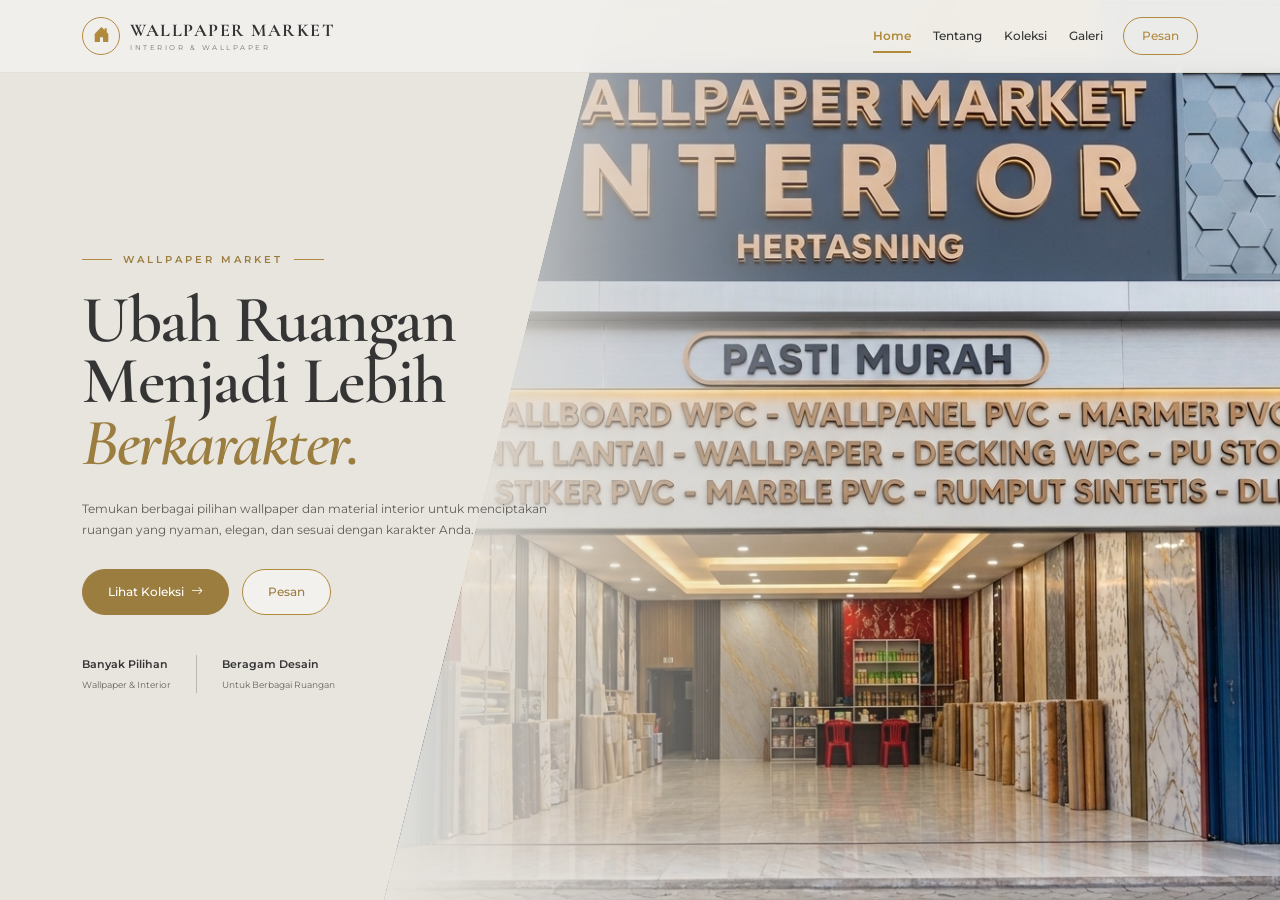
<file: index.html>
<!DOCTYPE html>
<html lang="id">

<head>

    <meta charset="UTF-8">

    <meta name="viewport"
          content="width=device-width, initial-scale=1.0">

    <title>Wallpaper Market | Home</title>


    <!-- BOOTSTRAP -->

    <link
        href="https://cdn.jsdelivr.net/npm/bootstrap@5.3.3/dist/css/bootstrap.min.css"
        rel="stylesheet">


    <!-- BOOTSTRAP ICON -->

    <link
        href="https://cdn.jsdelivr.net/npm/bootstrap-icons@1.11.3/font/bootstrap-icons.min.css"
        rel="stylesheet">


    <!-- GOOGLE FONT -->

    <link rel="preconnect"
          href="https://fonts.googleapis.com">

    <link rel="preconnect"
          href="https://fonts.gstatic.com"
          crossorigin>

    <link
        href="https://fonts.googleapis.com/css2?family=Cormorant+Garamond:wght@500;600;700&family=Montserrat:wght@300;400;500;600&display=swap"
        rel="stylesheet">


    <!-- CSS KAMU -->

    <link rel="stylesheet" href="style.css">

</head>


<body>


    <!-- ================= NAVBAR ================= -->

    <nav class="navbar navbar-expand-lg home-navbar">

        <div class="container">


            <!-- LOGO -->

            <a
                href="index.html"
                class="market-logo">

                <span class="logo-icon">

                    <i class="bi bi-house-door-fill"></i>

                </span>


                <span class="logo-text">

                    <strong>
                        WALLPAPER MARKET
                    </strong>

                    <small>
                        INTERIOR & WALLPAPER
                    </small>

                </span>

            </a>



            <!-- MENU MOBILE -->

            <button
                class="navbar-toggler"
                type="button"
                data-bs-toggle="collapse"
                data-bs-target="#menuNavbar"
                aria-controls="menuNavbar"
                aria-expanded="false"
                aria-label="Toggle navigation">

                <i class="bi bi-list"></i>

            </button>



            <!-- MENU -->

            <div
                class="collapse navbar-collapse"
                id="menuNavbar">

                <ul class="navbar-nav ms-auto align-items-lg-center">


                    <!-- HOME -->

                    <li class="nav-item">

                        <a
                            class="nav-link active"
                            href="index.html">

                            Home

                        </a>

                    </li>


                    <!-- TENTANG -->

                    <li class="nav-item">

                        <a
                            class="nav-link"
                            href="tentang.html">

                            Tentang

                        </a>

                    </li>


                    <!-- KOLEKSI -->

                    <li class="nav-item">

                        <a
                            class="nav-link"
                            href="koleksi.html">

                            Koleksi

                        </a>

                    </li>


                    <!-- GALERI -->

                    <li class="nav-item">

                        <a
                            class="nav-link"
                            href="galeri.html">

                            Galeri

                        </a>

                    </li>


                    <!-- PESAN -->

                    <li class="nav-item">

                        <a
                            class="nav-link nav-pesan"
                            href="pesan.html">

                            Pesan

                        </a>

                    </li>

                </ul>

            </div>

        </div>

    </nav>



    <!-- ================= HERO ================= -->

    <main class="home-hero">


        <!-- FOTO HERTASNING -->

        <div class="hero-background-photo"></div>


        <!-- FADE ABU-CREAM -->

        <div class="hero-photo-overlay"></div>



        <div class="container hero-container">

            <div class="row min-vh-100 align-items-center">


                <div class="col-12 col-lg-7">

                    <div class="hero-content">


                        <!-- LABEL -->

                        <div class="hero-label">

                            <span></span>

                            WALLPAPER MARKET

                            <span></span>

                        </div>



                        <!-- JUDUL -->

                        <h1>

                            Ubah Ruangan
                            <br>

                            Menjadi Lebih
                            <br>

                            <span>Berkarakter.</span>

                        </h1>



                        <!-- DESKRIPSI -->

                        <p class="hero-description">

                            Temukan berbagai pilihan wallpaper dan
                            material interior untuk menciptakan ruangan
                            yang nyaman, elegan, dan sesuai dengan
                            karakter Anda.

                        </p>



                        <!-- BUTTON -->

                        <div class="hero-buttons">


                            <a
                                href="koleksi.html"
                                class="btn hero-btn-primary">

                                Lihat Koleksi

                                <i class="bi bi-arrow-right"></i>

                            </a>



                            <a
                                href="pesan.html"
                                class="btn hero-btn-outline">

                                Pesan
                            </a>


                        </div>



                        <!-- INFO -->

                        <div class="hero-info">


                            <div>

                                <strong>
                                    Banyak Pilihan
                                </strong>

                                <small>
                                    Wallpaper & Interior
                                </small>

                            </div>



                            <div class="hero-divider"></div>



                            <div>

                                <strong>
                                    Beragam Desain
                                </strong>

                                <small>
                                    Untuk Berbagai Ruangan
                                </small>

                            </div>


                        </div>

                    </div>

                </div>


                <div class="col-lg-5"></div>

            </div>

        </div>

    </main>



    <!-- ================= BOOTSTRAP JS ================= -->

    <script
        src="https://cdn.jsdelivr.net/npm/bootstrap@5.3.3/dist/js/bootstrap.bundle.min.js">
    </script>



    <!-- JQUERY -->

    <script
        src="https://code.jquery.com/jquery-3.7.1.min.js">
    </script>



    <!-- SCRIPT KAMU -->

    <script src="script.js"></script>


</body>

</html>
</file>
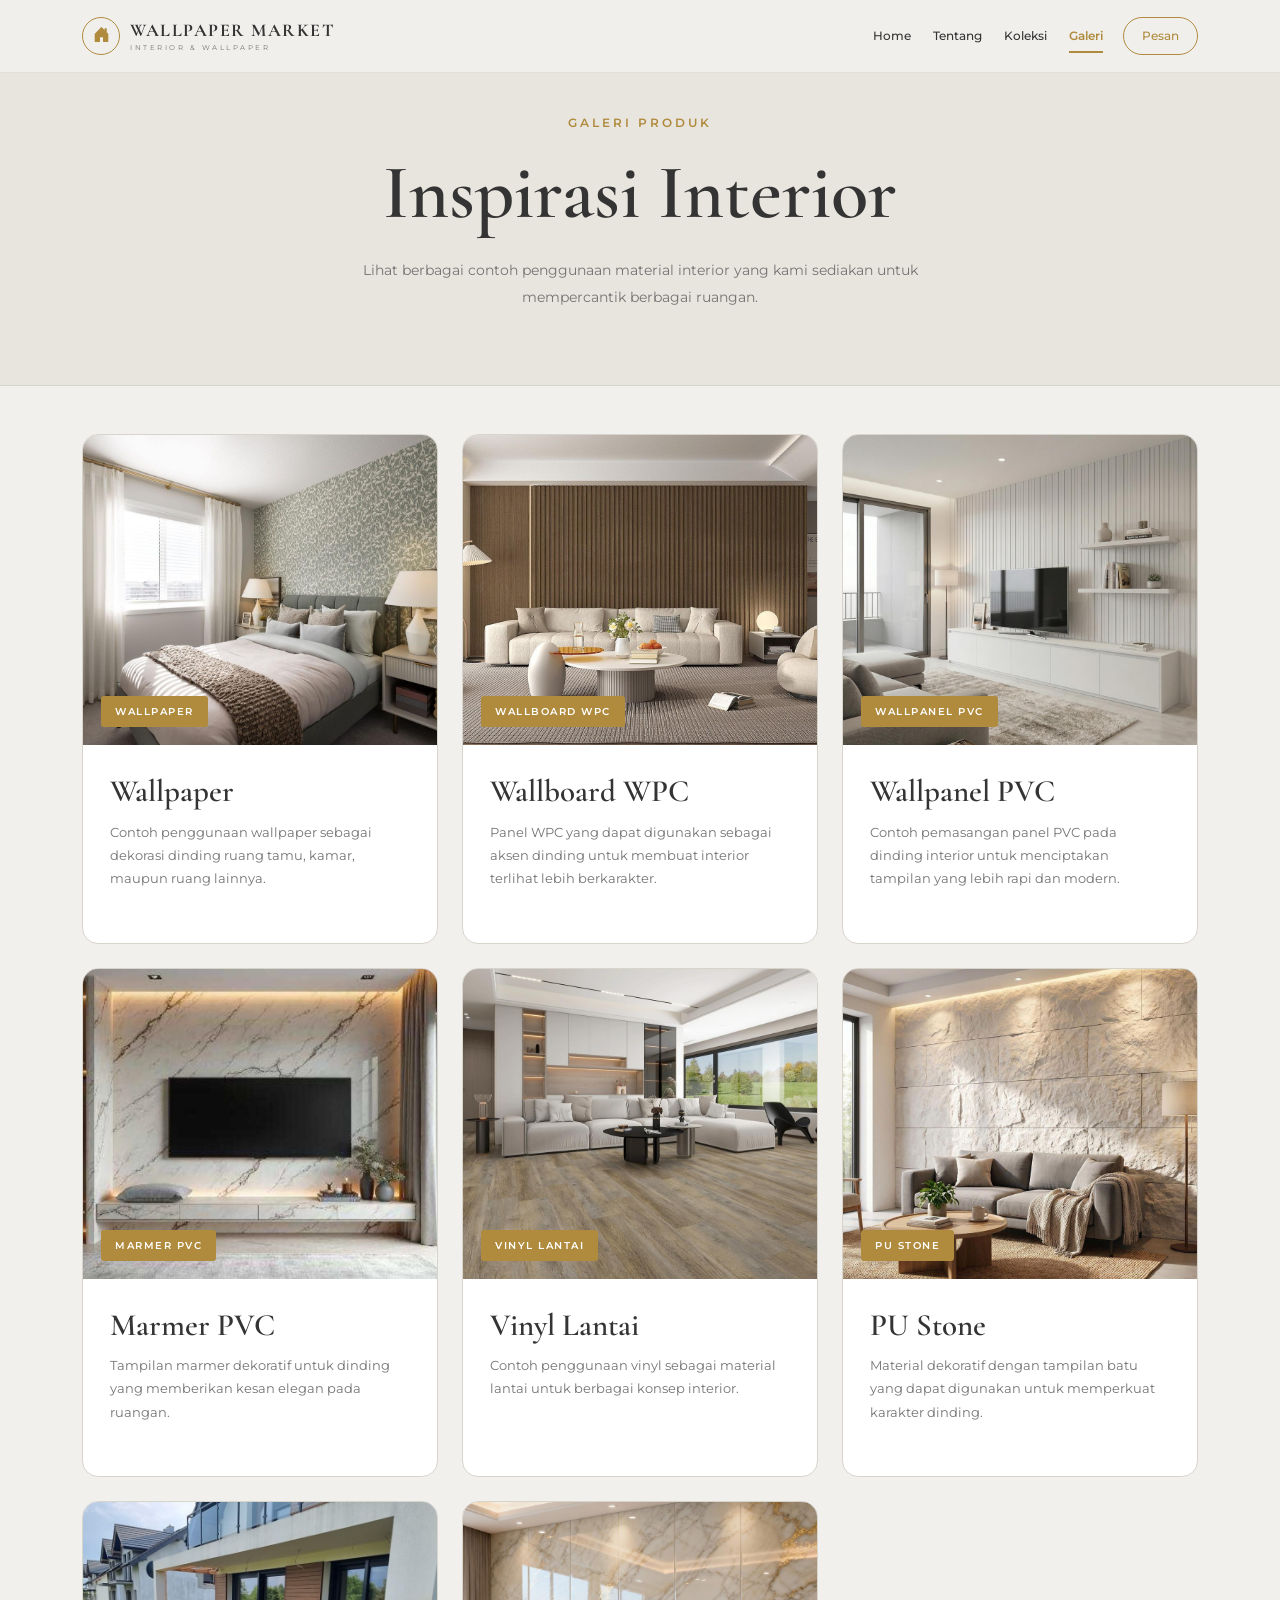
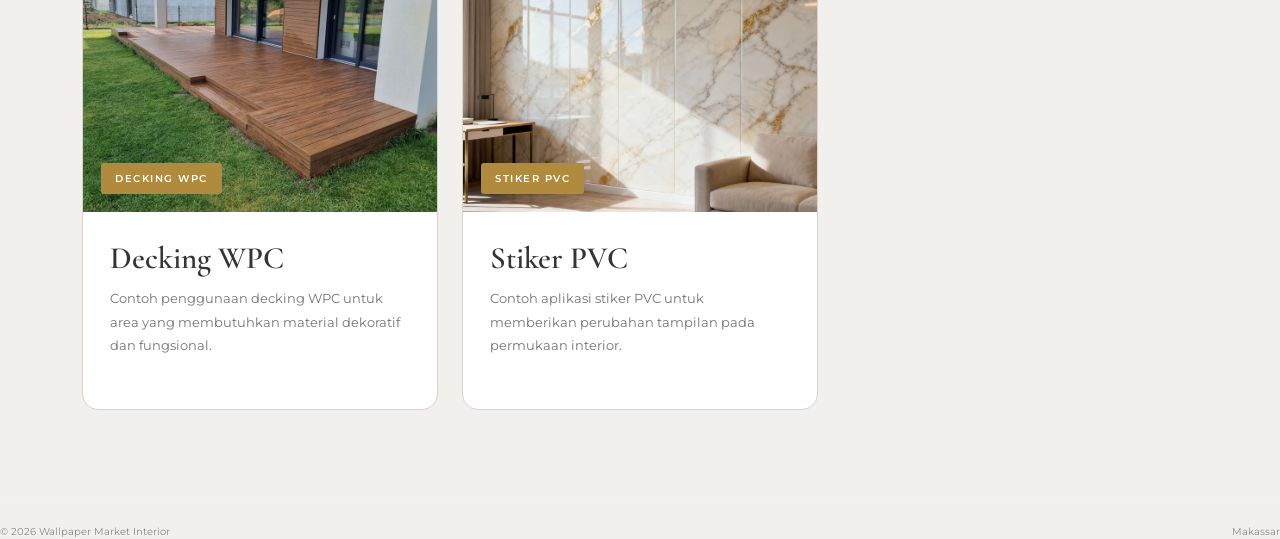
<file: galeri.html>
<!DOCTYPE html>
<html lang="id">

<head>

    <meta charset="UTF-8">

    <meta name="viewport"
          content="width=device-width, initial-scale=1.0">

    <title>Wallpaper Market | Galeri</title>


    <!-- ================= BOOTSTRAP ================= -->

    <link
        href="https://cdn.jsdelivr.net/npm/bootstrap@5.3.3/dist/css/bootstrap.min.css"
        rel="stylesheet">


    <!-- ================= BOOTSTRAP ICON ================= -->

    <link
        href="https://cdn.jsdelivr.net/npm/bootstrap-icons@1.11.3/font/bootstrap-icons.min.css"
        rel="stylesheet">


    <!-- ================= GOOGLE FONT ================= -->

    <link
        href="https://fonts.googleapis.com/css2?family=Cormorant+Garamond:wght@500;600;700&family=Montserrat:wght@300;400;500;600&display=swap"
        rel="stylesheet">


    <!-- ================= CSS ================= -->

    <link rel="stylesheet" href="style.css">

</head>


<body>


<!-- =====================================================
     NAVBAR
===================================================== -->

<nav class="navbar navbar-expand-lg home-navbar">

    <div class="container">


        <!-- LOGO -->

        <a
            href="index.html"
            class="market-logo">

            <span class="logo-icon">

                <i class="bi bi-house-door-fill"></i>

            </span>


            <span class="logo-text">

                <strong>
                    WALLPAPER MARKET
                </strong>

                <small>
                    INTERIOR & WALLPAPER
                </small>

            </span>

        </a>



        <!-- MENU MOBILE -->

        <button
            class="navbar-toggler"
            type="button"
            data-bs-toggle="collapse"
            data-bs-target="#menuNavbar"
            aria-controls="menuNavbar"
            aria-expanded="false"
            aria-label="Toggle navigation">

            <i class="bi bi-list"></i>

        </button>



        <!-- MENU -->

        <div
            class="collapse navbar-collapse"
            id="menuNavbar">

            <ul class="navbar-nav ms-auto align-items-lg-center">


                <!-- HOME -->

                <li class="nav-item">

                    <a
                        class="nav-link"
                        href="index.html">

                        Home

                    </a>

                </li>


                <!-- TENTANG -->

                <li class="nav-item">

                    <a
                        class="nav-link"
                        href="tentang.html">

                        Tentang

                    </a>

                </li>


                <!-- KOLEKSI -->

                <li class="nav-item">

                    <a
                        class="nav-link"
                        href="koleksi.html">

                        Koleksi

                    </a>

                </li>


                <!-- GALERI AKTIF -->

                <li class="nav-item">

                    <a
                        class="nav-link active"
                        href="galeri.html">

                        Galeri

                    </a>

                </li>


                <!-- PESAN -->

                <li class="nav-item">

                    <a
                        class="nav-link nav-pesan"
                        href="pesan.html">

                        Pesan

                    </a>

                </li>

            </ul>

        </div>

    </div>

</nav>



<!-- =====================================================
     HEADER
===================================================== -->

<section class="gallery-header">

    <div class="container text-center">

        <span class="gallery-label">
            GALERI PRODUK
        </span>

        <h1>
            Inspirasi Interior
        </h1>

        <p>
            Lihat berbagai contoh penggunaan material interior
            yang kami sediakan untuk mempercantik berbagai ruangan.
        </p>

    </div>

</section>



<!-- =====================================================
     GALERI
===================================================== -->

<section class="gallery-section py-5">

    <div class="container">

        <div class="row g-4">


            <!-- WALLPAPER -->

            <div class="col-md-6 col-lg-4">

                <div class="gallery-card h-100">

                    <div class="gallery-image">

                        <img
                            src="image/galeri-wallpaper.jpg"
                            alt="Wallpaper dinding interior">

                        <span class="gallery-badge">
                            Wallpaper
                        </span>

                    </div>


                    <div class="gallery-content">

                        <h2>
                            Wallpaper
                        </h2>

                        <p>
                            Contoh penggunaan wallpaper sebagai
                            dekorasi dinding ruang tamu, kamar,
                            maupun ruang lainnya.
                        </p>

                    </div>

                </div>

            </div>



            <!-- WALLBOARD WPC -->

            <div class="col-md-6 col-lg-4">

                <div class="gallery-card h-100">

                    <div class="gallery-image">

                        <img
                            src="image/galeri-wpc.jpg"
                            alt="Wallboard WPC interior">

                        <span class="gallery-badge">
                            Wallboard WPC
                        </span>

                    </div>


                    <div class="gallery-content">

                        <h2>
                            Wallboard WPC
                        </h2>

                        <p>
                            Panel WPC yang dapat digunakan
                            sebagai aksen dinding untuk membuat
                            interior terlihat lebih berkarakter.
                        </p>

                    </div>

                </div>

            </div>



            <!-- WALLPANEL PVC -->

            <div class="col-md-6 col-lg-4">

                <div class="gallery-card h-100">

                    <div class="gallery-image">

                        <img
                            src="image/galeri-pvc.jpg"
                            alt="Wallpanel PVC interior">

                        <span class="gallery-badge">
                            Wallpanel PVC
                        </span>

                    </div>


                    <div class="gallery-content">

                        <h2>
                            Wallpanel PVC
                        </h2>

                        <p>
                            Contoh pemasangan panel PVC pada
                            dinding interior untuk menciptakan
                            tampilan yang lebih rapi dan modern.
                        </p>


                    </div>

                </div>

            </div>



            <!-- MARMER PVC -->

            <div class="col-md-6 col-lg-4">

                <div class="gallery-card h-100">

                    <div class="gallery-image">

                        <img
                            src="image/galeri-marmer.jpg"
                            alt="Marmer PVC interior">

                        <span class="gallery-badge">
                            Marmer PVC
                        </span>

                    </div>


                    <div class="gallery-content">

                        <h2>
                            Marmer PVC
                        </h2>

                        <p>
                            Tampilan marmer dekoratif untuk
                            dinding yang memberikan kesan
                            elegan pada ruangan.
                        </p>


                    </div>

                </div>

            </div>



            <!-- VINYL LANTAI -->

            <div class="col-md-6 col-lg-4">

                <div class="gallery-card h-100">

                    <div class="gallery-image">

                        <img
                            src="image/galeri-vinyl.jpg"
                            alt="Vinyl lantai interior">

                        <span class="gallery-badge">
                            Vinyl Lantai
                        </span>

                    </div>


                    <div class="gallery-content">

                        <h2>
                            Vinyl Lantai
                        </h2>

                        <p>
                            Contoh penggunaan vinyl sebagai
                            material lantai untuk berbagai
                            konsep interior.
                        </p>

                    </div>

                </div>

            </div>



            <!-- PU STONE -->

            <div class="col-md-6 col-lg-4">

                <div class="gallery-card h-100">

                    <div class="gallery-image">

                        <img
                            src="image/galeri-pustone.jpg"
                            alt="PU Stone interior">

                        <span class="gallery-badge">
                            PU Stone
                        </span>

                    </div>


                    <div class="gallery-content">

                        <h2>
                            PU Stone
                        </h2>

                        <p>
                            Material dekoratif dengan tampilan
                            batu yang dapat digunakan untuk
                            memperkuat karakter dinding.
                        </p>

                    </div>

                </div>

            </div>



            <!-- DECKING WPC -->

            <div class="col-md-6 col-lg-4">

                <div class="gallery-card h-100">

                    <div class="gallery-image">

                        <img
                            src="image/galeri-decking.jpg"
                            alt="Decking WPC">

                        <span class="gallery-badge">
                            Decking WPC
                        </span>

                    </div>


                    <div class="gallery-content">

                        <h2>
                            Decking WPC
                        </h2>

                        <p>
                            Contoh penggunaan decking WPC
                            untuk area yang membutuhkan
                            material dekoratif dan fungsional.
                        </p>


                    </div>

                </div>

            </div>



            <!-- STIKER PVC -->

            <div class="col-md-6 col-lg-4">

                <div class="gallery-card h-100">

                    <div class="gallery-image">

                        <img
                            src="image/galeri-stiker.jpg"
                            alt="Stiker PVC interior">

                        <span class="gallery-badge">
                            Stiker PVC
                        </span>

                    </div>


                    <div class="gallery-content">

                        <h2>
                            Stiker PVC
                        </h2>

                        <p>
                            Contoh aplikasi stiker PVC untuk
                            memberikan perubahan tampilan
                            pada permukaan interior.
                        </p>


                    </div>

                </div>

            </div>

        </div>

    </div>

</section>



<!-- =====================================================
     FOOTER
===================================================== -->

        <div class="footer-bottom">

            <span>
                © 2026 Wallpaper Market Interior
            </span>

            <span>
                Makassar
            </span>

        </div>

    </div>

</footer>



<!-- =====================================================
     BOOTSTRAP JS
===================================================== -->

<script
    src="https://cdn.jsdelivr.net/npm/bootstrap@5.3.3/dist/js/bootstrap.bundle.min.js">
</script>



<!-- =====================================================
     JQUERY
===================================================== -->

<script
    src="https://code.jquery.com/jquery-3.7.1.min.js">
</script>


<script>

$(document).ready(function () {

    $(".gallery-card").on("mouseenter", function () {

        $(this).find(".gallery-image img").css(
            "transform",
            "scale(1.04)"
        );

    });


    $(".gallery-card").on("mouseleave", function () {

        $(this).find(".gallery-image img").css(
            "transform",
            "scale(1)"
        );

    });

});

</script>


<!-- SCRIPT UTAMA -->

<script src="script.js"></script>


</body>

</html>
</file>
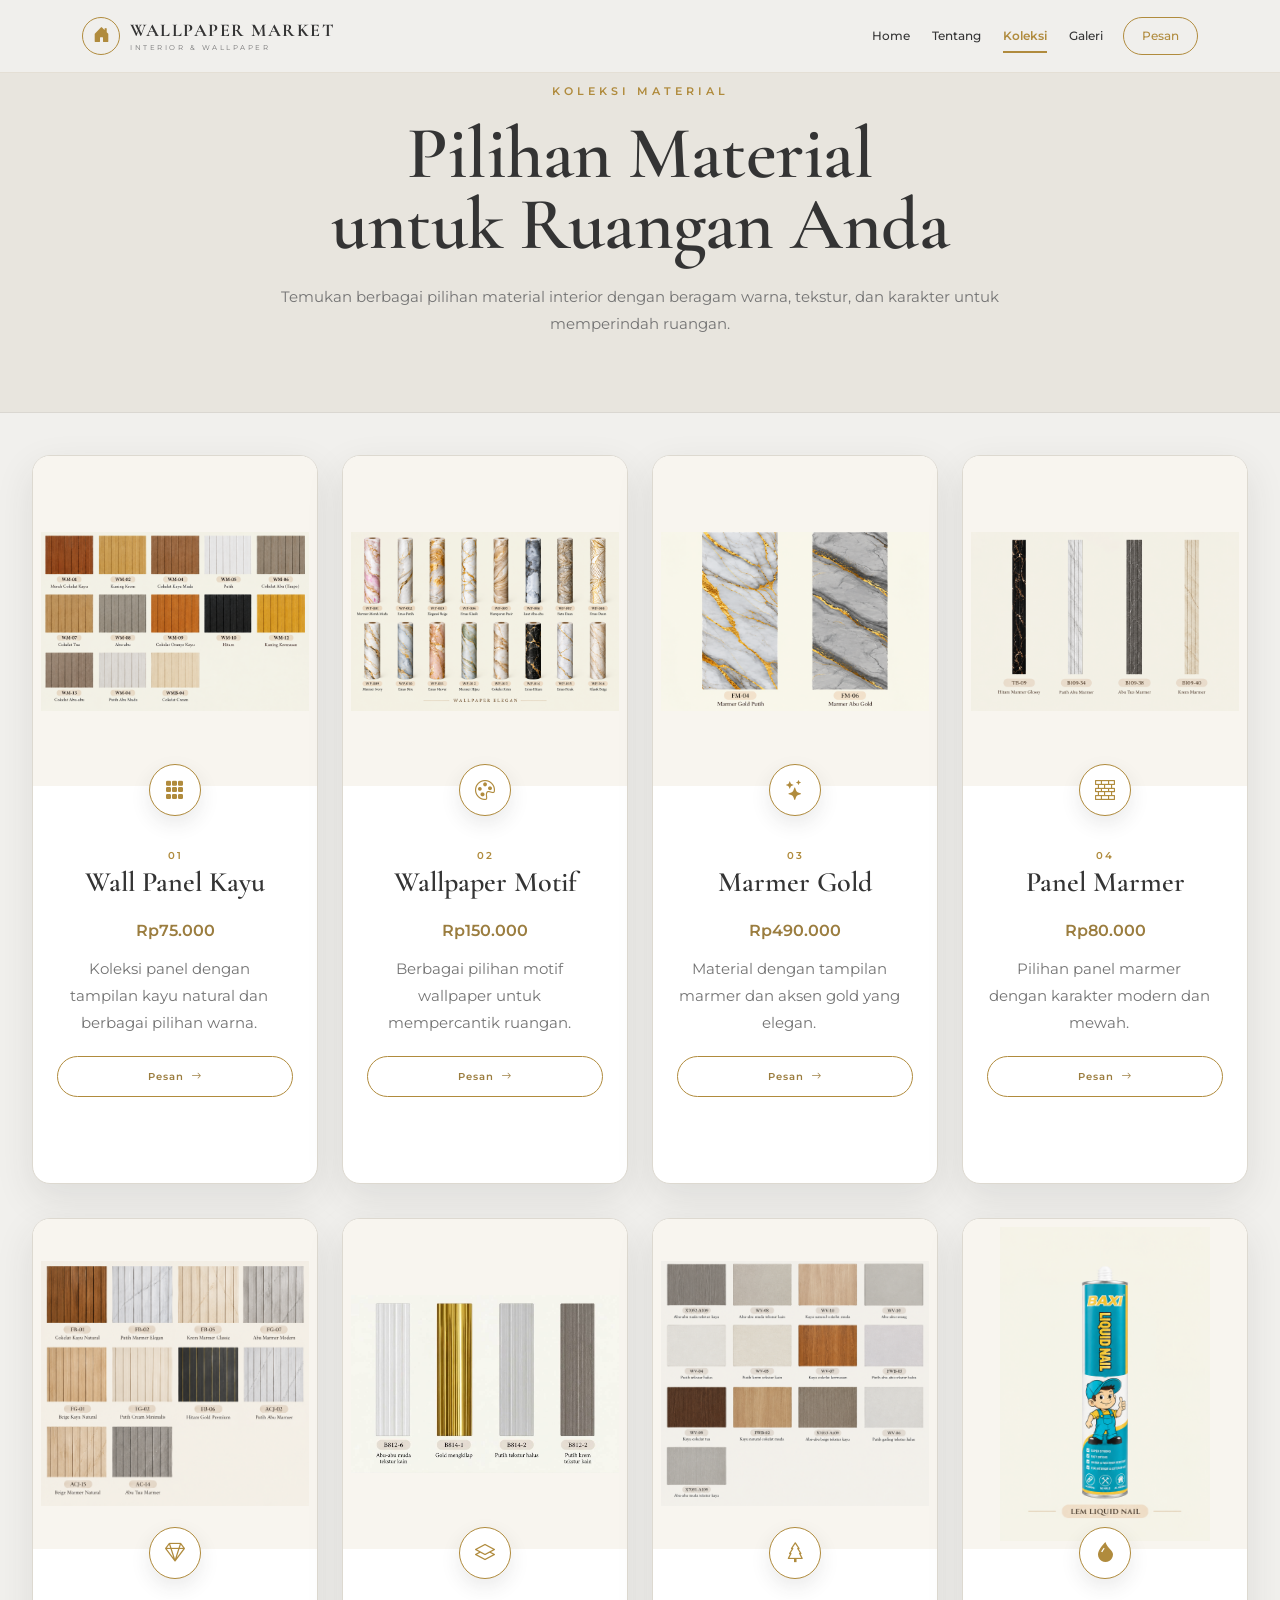
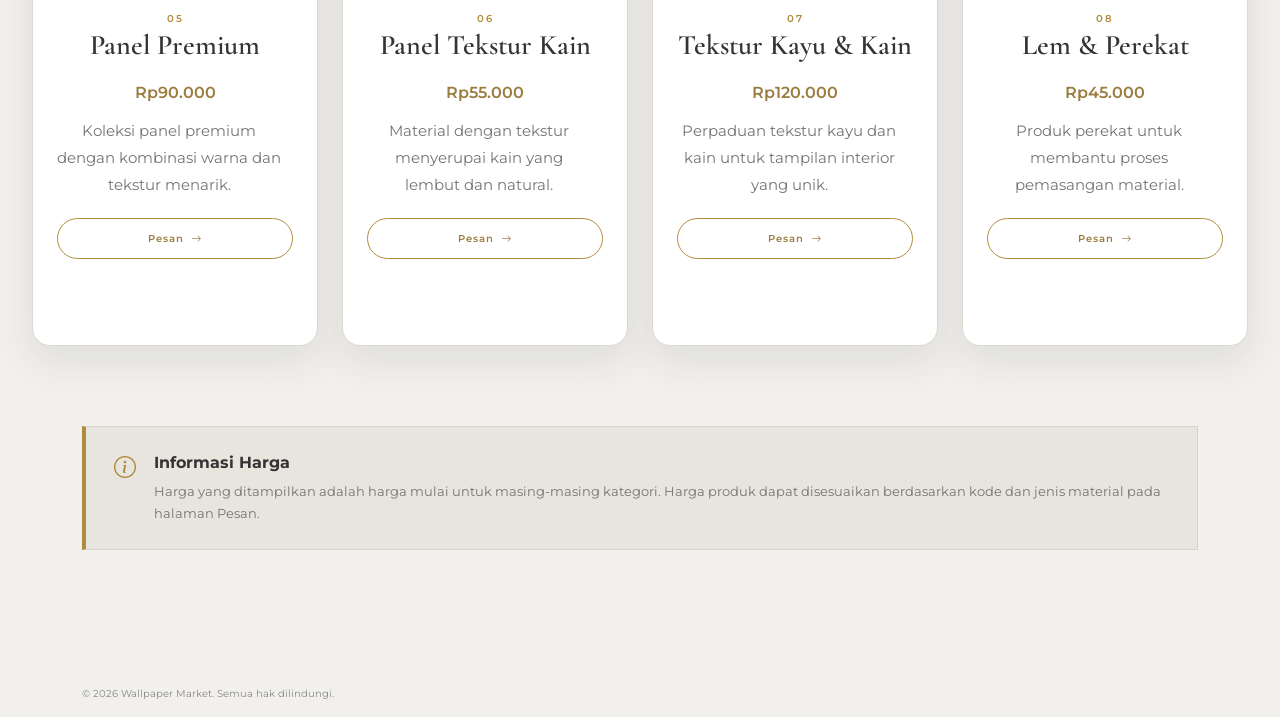
<file: koleksi.html>
<!DOCTYPE html>
<html lang="id">

<head>

    <meta charset="UTF-8">

    <meta name="viewport"
          content="width=device-width, initial-scale=1.0">

    <title>Wallpaper Market | Koleksi</title>


    <!-- ================= BOOTSTRAP ================= -->

    <link
        href="https://cdn.jsdelivr.net/npm/bootstrap@5.3.3/dist/css/bootstrap.min.css"
        rel="stylesheet">


    <!-- ================= BOOTSTRAP ICON ================= -->

    <link
        href="https://cdn.jsdelivr.net/npm/bootstrap-icons@1.11.3/font/bootstrap-icons.min.css"
        rel="stylesheet">


    <!-- ================= GOOGLE FONT ================= -->

    <link
        href="https://fonts.googleapis.com/css2?family=Cormorant+Garamond:wght@400;500;600;700&family=Montserrat:wght@300;400;500;600&display=swap"
        rel="stylesheet">


    <!-- ================= CSS UTAMA ================= -->

    <link rel="stylesheet" href="style.css">
</head>


<body>


<!-- =========================================================
     NAVBAR
========================================================= -->

<nav class="navbar navbar-expand-lg home-navbar">

    <div class="container">


        <!-- LOGO -->

        <a
            href="index.html"
            class="market-logo">

            <span class="logo-icon">
                <i class="bi bi-house-door-fill"></i>
            </span>

            <span class="logo-text">
                <strong>
                    WALLPAPER MARKET
                </strong>

                <small>
                    INTERIOR &amp; WALLPAPER
                </small>
            </span>

        </a>


        <!-- MENU MOBILE -->

        <button
            class="navbar-toggler"
            type="button"
            data-bs-toggle="collapse"
            data-bs-target="#menuNavbar"
            aria-controls="menuNavbar"
            aria-expanded="false"
            aria-label="Toggle navigation">

            <i class="bi bi-list"></i>

        </button>


        <!-- MENU -->

        <div
            class="collapse navbar-collapse"
            id="menuNavbar">

            <ul class="navbar-nav ms-auto align-items-lg-center">


                <!-- HOME -->

                <li class="nav-item">
                    <a
                        class="nav-link"
                        href="index.html">
                        Home
                    </a>
                </li>


                <!-- TENTANG -->

                <li class="nav-item">
                    <a
                        class="nav-link"
                        href="tentang.html">
                        Tentang
                    </a>
                </li>


                <!-- KOLEKSI -->

                <li class="nav-item">
                    <a
                        class="nav-link active"
                        href="koleksi.html">
                        Koleksi
                    </a>
                </li>


                <!-- GALERI -->

                <li class="nav-item">
                    <a
                        class="nav-link"
                        href="galeri.html">
                        Galeri
                    </a>
                </li>


                <!-- PESAN -->

                <li class="nav-item">
                    <a
                        class="nav-link nav-pesan"
                        href="pesan.html">
                        Pesan
                    </a>
                </li>

            </ul>

        </div>

    </div>

</nav>



<!-- =========================================================
     HEADER KOLEKSI - GAYA SEPERTI HALAMAN GALERI
========================================================= -->

<section class="collection-hero">

    <div class="container">

        <div class="collection-hero-content">

            <span class="section-label">
                KOLEKSI MATERIAL
            </span>

            <h1 class="collection-hero-title">
                Pilihan Material<br class="d-none d-md-block"> untuk Ruangan Anda
            </h1>

            <p class="collection-hero-description">
                Temukan berbagai pilihan material interior dengan
                beragam warna, tekstur, dan karakter untuk memperindah ruangan.
            </p>

        </div>

    </div>

</section>


<!-- =========================================================
     KATEGORI KOLEKSI
========================================================= -->

<section class="collection-section">

    <div class="container">

        <!-- =================================================
             8 KATEGORI
        ================================================== -->

        <div
            class="row
                   row-cols-1
                   row-cols-md-2
                   row-cols-lg-4
                   g-4">


            <!-- =================================================
                 01 WALL PANEL KAYU
            ================================================== -->

            <div class="col">

                <div class="card category-card h-100">

                    <img
                        src="image/wall-panel-kayu.png"
                        alt="Wall Panel Kayu"
                        class="category-image">

                    <div class="category-icon">
                        <i class="bi bi-grid-3x3-gap-fill"></i>
                    </div>

                    <div
                        class="card-body
                               text-center
                               d-flex
                               flex-column">

                        <span class="category-number">
                            01
                        </span>

                        <h3 class="category-title">
                            Wall Panel Kayu
                        </h3>

                        <div class="category-price">
                            Rp75.000
                        </div>

                        <p class="category-text">
                            Koleksi panel dengan tampilan kayu
                            natural dan berbagai pilihan warna.
                        </p>

                        <a
                            href="pesan.html?kategori=wall-panel-kayu"
                            class="btn category-btn mt-auto">

                            Pesan
                            <i class="bi bi-arrow-right"></i>

                        </a>

                    </div>

                </div>

            </div>



            <!-- =================================================
                 02 WALLPAPER MOTIF
            ================================================== -->

            <div class="col">

                <div class="card category-card h-100">

                    <img
                        src="image/wallpaper-motif.png"
                        alt="Wallpaper Motif"
                        class="category-image">

                    <div class="category-icon">
                        <i class="bi bi-palette"></i>
                    </div>

                    <div
                        class="card-body
                               text-center
                               d-flex
                               flex-column">

                        <span class="category-number">
                            02
                        </span>

                        <h3 class="category-title">
                            Wallpaper Motif
                        </h3>

                        <div class="category-price">
                            Rp150.000
                        </div>

                        <p class="category-text">
                            Berbagai pilihan motif wallpaper
                            untuk mempercantik ruangan.
                        </p>

                        <a
                            href="pesan.html?kategori=wallpaper-motif"
                            class="btn category-btn mt-auto">

                            Pesan
                            <i class="bi bi-arrow-right"></i>

                        </a>

                    </div>

                </div>

            </div>



            <!-- =================================================
                 03 MARMER GOLD
            ================================================== -->

            <div class="col">

                <div class="card category-card h-100">

                    <img
                        src="image/marmer-gold.png"
                        alt="Marmer Gold"
                        class="category-image">

                    <div class="category-icon">
                        <i class="bi bi-stars"></i>
                    </div>

                    <div
                        class="card-body
                               text-center
                               d-flex
                               flex-column">

                        <span class="category-number">
                            03
                        </span>

                        <h3 class="category-title">
                            Marmer Gold
                        </h3>

                        <div class="category-price">
                            Rp490.000
                        </div>

                        <p class="category-text">
                            Material dengan tampilan marmer
                            dan aksen gold yang elegan.
                        </p>

                        <a
                            href="pesan.html?kategori=marmer-gold"
                            class="btn category-btn mt-auto">

                            Pesan
                            <i class="bi bi-arrow-right"></i>

                        </a>

                    </div>

                </div>

            </div>



            <!-- =================================================
                 04 PANEL MARMER
            ================================================== -->

            <div class="col">

                <div class="card category-card h-100">

                    <img
                        src="image/panel-marmer.png"
                        alt="Panel Marmer"
                        class="category-image">

                    <div class="category-icon">
                        <i class="bi bi-bricks"></i>
                    </div>

                    <div
                        class="card-body
                               text-center
                               d-flex
                               flex-column">

                        <span class="category-number">
                            04
                        </span>

                        <h3 class="category-title">
                            Panel Marmer
                        </h3>

                        <div class="category-price">
                            Rp80.000
                        </div>

                        <p class="category-text">
                            Pilihan panel marmer dengan
                            karakter modern dan mewah.
                        </p>

                        <a
                            href="pesan.html?kategori=panel-marmer"
                            class="btn category-btn mt-auto">

                            Pesan
                            <i class="bi bi-arrow-right"></i>

                        </a>

                    </div>

                </div>

            </div>



            <!-- =================================================
                 05 PANEL PREMIUM
            ================================================== -->

            <div class="col">

                <div class="card category-card h-100">

                    <img
                        src="image/panel-premium.png"
                        alt="Panel Premium"
                        class="category-image">

                    <div class="category-icon">
                        <i class="bi bi-gem"></i>
                    </div>

                    <div
                        class="card-body
                               text-center
                               d-flex
                               flex-column">

                        <span class="category-number">
                            05
                        </span>

                        <h3 class="category-title">
                            Panel Premium
                        </h3>

                        <div class="category-price">
                            Rp90.000
                        </div>

                        <p class="category-text">
                            Koleksi panel premium dengan
                            kombinasi warna dan tekstur menarik.
                        </p>

                        <a
                            href="pesan.html?kategori=panel-premium"
                            class="btn category-btn mt-auto">

                            Pesan
                            <i class="bi bi-arrow-right"></i>

                        </a>

                    </div>

                </div>

            </div>



            <!-- =================================================
                 06 PANEL TEKSTUR KAIN
            ================================================== -->

            <div class="col">

                <div class="card category-card h-100">

                    <img
                        src="image/panel-tekstur-kain.png"
                        alt="Panel Tekstur Kain"
                        class="category-image">

                    <div class="category-icon">
                        <i class="bi bi-layers"></i>
                    </div>

                    <div
                        class="card-body
                               text-center
                               d-flex
                               flex-column">

                        <span class="category-number">
                            06
                        </span>

                        <h3 class="category-title">
                            Panel Tekstur Kain
                        </h3>

                        <div class="category-price">
                            Rp55.000
                        </div>

                        <p class="category-text">
                            Material dengan tekstur menyerupai
                            kain yang lembut dan natural.
                        </p>

                        <a
                            href="pesan.html?kategori=panel-tekstur-kain"
                            class="btn category-btn mt-auto">

                            Pesan
                            <i class="bi bi-arrow-right"></i>

                        </a>

                    </div>

                </div>

            </div>



            <!-- =================================================
                 07 TEKSTUR KAYU & KAIN
            ================================================== -->

            <div class="col">

                <div class="card category-card h-100">

                    <img
                        src="image/tekstur-kayu-kain.png"
                        alt="Tekstur Kayu dan Kain"
                        class="category-image">

                    <div class="category-icon">
                        <i class="bi bi-tree"></i>
                    </div>

                    <div
                        class="card-body
                               text-center
                               d-flex
                               flex-column">

                        <span class="category-number">
                            07
                        </span>

                        <h3 class="category-title">
                            Tekstur Kayu &amp; Kain
                        </h3>

                        <div class="category-price">
                            Rp120.000
                        </div>

                        <p class="category-text">
                            Perpaduan tekstur kayu dan kain
                            untuk tampilan interior yang unik.
                        </p>

                        <a
                            href="pesan.html?kategori=tekstur-kayu-kain"
                            class="btn category-btn mt-auto">

                            Pesan
                            <i class="bi bi-arrow-right"></i>

                        </a>

                    </div>

                </div>

            </div>



            <!-- =================================================
                 08 LEM & PEREKAT
            ================================================== -->

            <div class="col">

                <div class="card category-card h-100">

                    <img
                        src="image/lem-perekat.png"
                        alt="Lem dan Perekat"
                        class="category-image">

                    <div class="category-icon">
                        <i class="bi bi-droplet-fill"></i>
                    </div>

                    <div
                        class="card-body
                               text-center
                               d-flex
                               flex-column">

                        <span class="category-number">
                            08
                        </span>

                        <h3 class="category-title">
                            Lem &amp; Perekat
                        </h3>

                        <div class="category-price">
                            Rp45.000
                        </div>

                        <p class="category-text">
                            Produk perekat untuk membantu
                            proses pemasangan material.
                        </p>

                        <a
                            href="pesan.html?kategori=lem-perekat"
                            class="btn category-btn mt-auto">

                            Pesan
                            <i class="bi bi-arrow-right"></i>

                        </a>

                    </div>

                </div>

            </div>


        </div>

    </div>

</section>



<!-- =========================================================
     CATATAN HARGA
========================================================= -->

<section class="price-note">

    <div class="container">

        <div class="price-note-box">

            <i class="bi bi-info-circle"></i>

            <div>

                <strong>
                    Informasi Harga
                </strong>

                <p>
                    Harga yang ditampilkan adalah harga
                    mulai untuk masing-masing kategori.
                    Harga produk dapat disesuaikan berdasarkan
                    kode dan jenis material pada halaman Pesan.
                </p>

            </div>

        </div>

    </div>

</section>



<!-- =========================================================
     FOOTER
========================================================= -->

<footer>

    <div class="container">

        <div class="footer-bottom">

            <p>
                &copy; 2026 Wallpaper Market.
                Semua hak dilindungi.
            </p>

        </div>

    </div>

</footer>



<!-- =========================================================
     BOOTSTRAP JS
========================================================= -->

<script
    src="https://cdn.jsdelivr.net/npm/bootstrap@5.3.3/dist/js/bootstrap.bundle.min.js">
</script>


<!-- =========================================================
     JQUERY
========================================================= -->

<script
    src="https://code.jquery.com/jquery-3.7.1.min.js">
</script>


<!-- =========================================================
     SCRIPT UTAMA
========================================================= -->

<script src="script.js"></script>


</body>

</html>
</file>
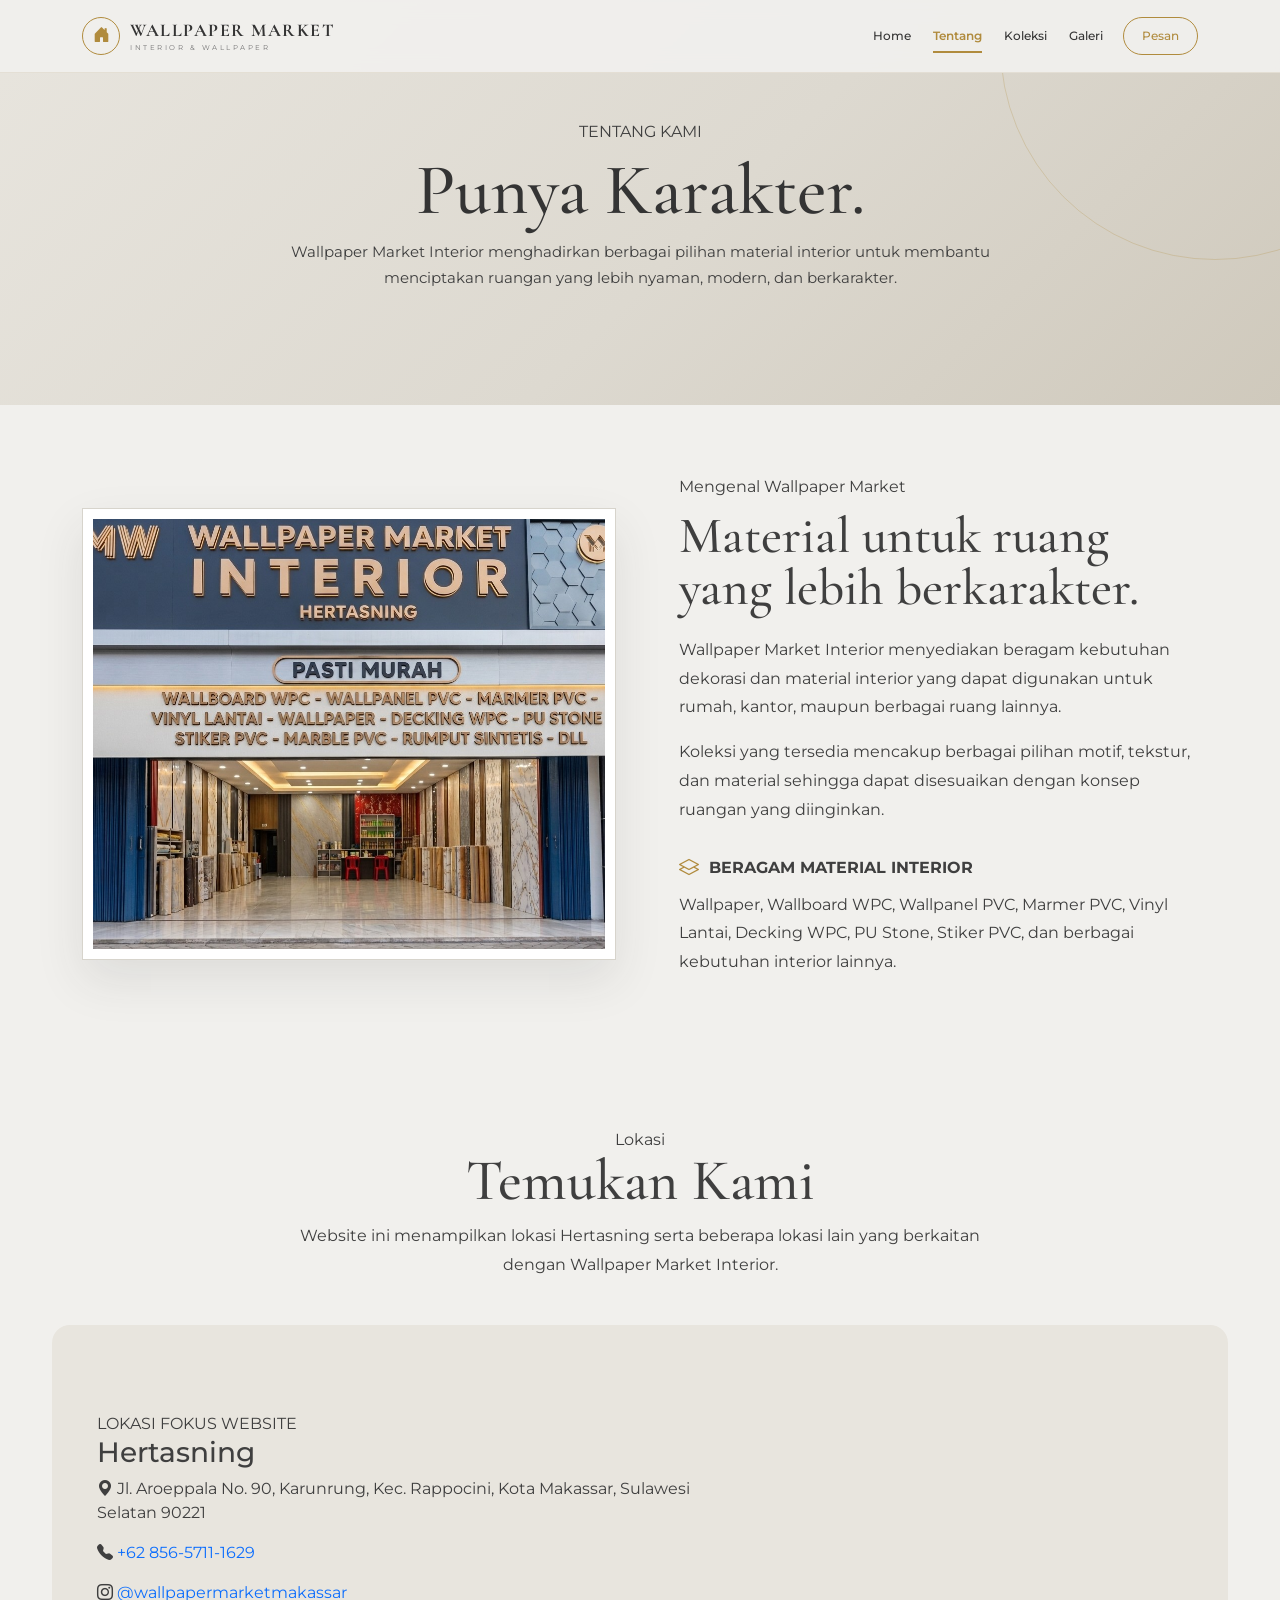
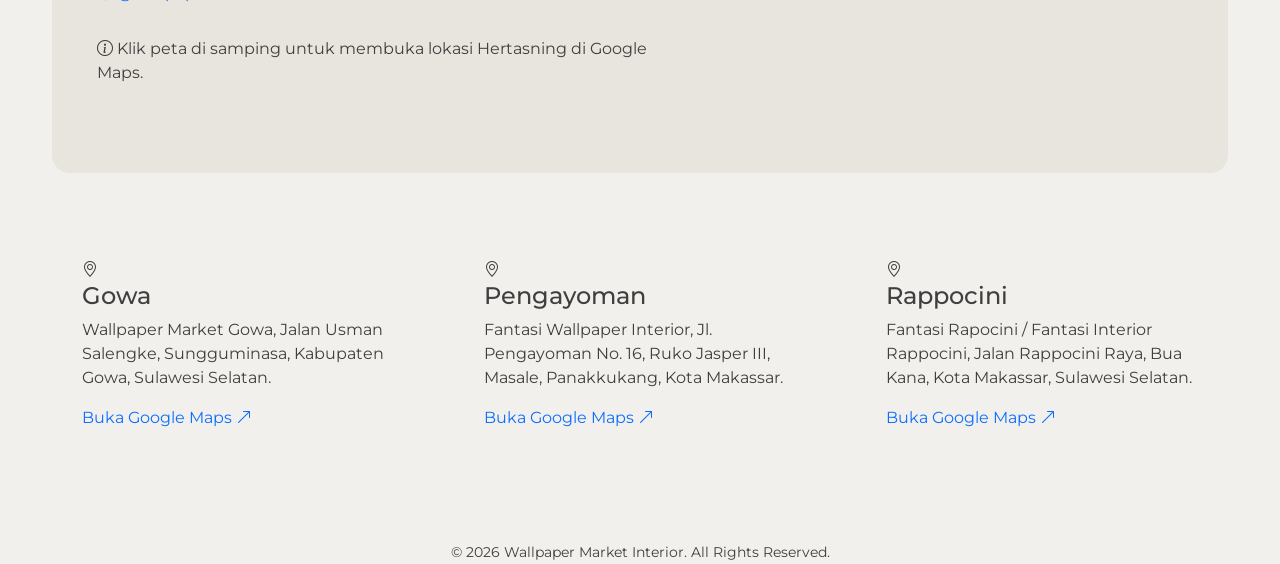
<file: tentang.html>
<!DOCTYPE html>
<html lang="id">

<head>

    <meta charset="UTF-8">

    <meta name="viewport"
          content="width=device-width, initial-scale=1.0">

    <title>Wallpaper Market | Tentang</title>

    <!-- ================= BOOTSTRAP ================= -->

    <link
        href="https://cdn.jsdelivr.net/npm/bootstrap@5.3.3/dist/css/bootstrap.min.css"
        rel="stylesheet">

    <!-- ================= BOOTSTRAP ICON ================= -->

    <link
        href="https://cdn.jsdelivr.net/npm/bootstrap-icons@1.11.3/font/bootstrap-icons.min.css"
        rel="stylesheet">

    <!-- ================= GOOGLE FONT ================= -->

    <link rel="preconnect"
          href="https://fonts.googleapis.com">

    <link rel="preconnect"
          href="https://fonts.gstatic.com"
          crossorigin>

    <link
        href="https://fonts.googleapis.com/css2?family=Cormorant+Garamond:wght@400;500;600;700&family=Montserrat:wght@300;400;500;600&display=swap"
        rel="stylesheet">

    <!-- ================= CSS ================= -->

    <link rel="stylesheet" href="style.css">

</head>


<body>


    <!-- =====================================================
         NAVBAR
    ====================================================== -->

    <nav class="navbar navbar-expand-lg home-navbar">

        <div class="container">

            <!-- LOGO -->

            <a
                href="index.html"
                class="market-logo">

                <span class="logo-icon">

                    <i class="bi bi-house-door-fill"></i>

                </span>

                <span class="logo-text">

                    <strong>
                        WALLPAPER MARKET
                    </strong>

                    <small>
                        INTERIOR & WALLPAPER
                    </small>

                </span>

            </a>


            <!-- MENU MOBILE -->

            <button
                class="navbar-toggler"
                type="button"
                data-bs-toggle="collapse"
                data-bs-target="#menuNavbar"
                aria-controls="menuNavbar"
                aria-expanded="false"
                aria-label="Toggle navigation">

                <i class="bi bi-list"></i>

            </button>


            <!-- MENU -->

            <div
                class="collapse navbar-collapse"
                id="menuNavbar">

                <ul class="navbar-nav ms-auto align-items-lg-center">

                    <li class="nav-item">

                        <a
                            class="nav-link"
                            href="index.html">

                            Home

                        </a>

                    </li>


                    <li class="nav-item">

                        <a
                            class="nav-link active"
                            href="tentang.html">

                            Tentang

                        </a>

                    </li>


                    <li class="nav-item">

                        <a
                            class="nav-link"
                            href="koleksi.html">

                            Koleksi

                        </a>

                    </li>


                    <li class="nav-item">

                        <a
                            class="nav-link"
                            href="galeri.html">

                            Galeri

                        </a>

                    </li>


                    <li class="nav-item">

                        <a
                            class="nav-link nav-pesan"
                            href="pesan.html">

                            Pesan

                        </a>

                    </li>

                </ul>

            </div>

        </div>

    </nav>



    <!-- =====================================================
         HEADER TENTANG
    ====================================================== -->

    <header class="about-luxury-hero">

        <div class="container">

            <div class="about-header-content">

                <div class="eyebrow">
                    TENTANG KAMI
                </div>

                <h1>
                    Punya Karakter.
                </h1>

                <p>
                    Wallpaper Market Interior menghadirkan berbagai pilihan
                    material interior untuk membantu menciptakan ruangan
                    yang lebih nyaman, modern, dan berkarakter.
                </p>

            </div>

        </div>

    </header>



    <!-- =====================================================
         TENTANG WALLPAPER MARKET
    ====================================================== -->

    <section class="about-story-section">

        <div class="container">

            <div class="row align-items-center g-5">

                <!-- FOTO -->

                <div class="col-lg-6">

                    <div class="about-photo-frame">

                        <img
                            src="image/foto-tentang.jpg"
                            class="img-fluid"
                            alt="Wallpaper Market Interior">

                        <div class="about-label">


                        </div>

                    </div>

                </div>


                <!-- INFORMASI -->

                <div class="col-lg-6">

                    <div class="about-content">

                        <div class="eyebrow">

                            Mengenal Wallpaper Market

                        </div>


                        <h2>

                            Material untuk
                            ruang yang lebih
                            berkarakter.

                        </h2>


                        <p>

                            Wallpaper Market Interior menyediakan
                            beragam kebutuhan dekorasi dan material
                            interior yang dapat digunakan untuk rumah,
                            kantor, maupun berbagai ruang lainnya.

                        </p>


                        <p>

                            Koleksi yang tersedia mencakup berbagai
                            pilihan motif, tekstur, dan material sehingga
                            dapat disesuaikan dengan konsep ruangan
                            yang diinginkan.

                        </p>


                        <!-- MATERIAL -->

                        <div class="about-product">

                            <div>

                                <i class="bi bi-layers"></i>

                                <strong>
                                    BERAGAM MATERIAL INTERIOR
                                </strong>

                            </div>


                            <p>

                                Wallpaper, Wallboard WPC,
                                Wallpanel PVC, Marmer PVC,
                                Vinyl Lantai, Decking WPC,
                                PU Stone, Stiker PVC, dan
                                berbagai kebutuhan interior lainnya.

                            </p>

                        </div>

                    </div>

                </div>

            </div>

        </div>

    </section>



    <!-- =====================================================
         LOKASI
    ====================================================== -->

    <section class="location-section">

        <div class="container">

            <!-- JUDUL -->

            <div class="section-heading">

                <div class="eyebrow">
                    Lokasi
                </div>

                <h2>
                    Temukan Kami
                </h2>

                <p>

                    Website ini menampilkan lokasi Hertasning
                    serta beberapa lokasi lain yang berkaitan
                    dengan Wallpaper Market Interior.

                </p>

            </div>


            <!-- =================================================
                 HERTASNING
            ================================================== -->

            <div class="location-card mb-5">

                <div class="row g-0">

                    <!-- INFORMASI HERTASNING -->

                    <div class="col-lg-7">

                        <div class="location-info">

                            <span class="location-tag">

                                LOKASI FOKUS WEBSITE

                            </span>


                            <h3>
                                Hertasning
                            </h3>


                            <p>

                                <i class="bi bi-geo-alt-fill"></i>

                                Jl. Aroeppala No. 90,
                                Karunrung, Kec. Rappocini,
                                Kota Makassar,
                                Sulawesi Selatan 90221

                            </p>


                            <p>

                                <i class="bi bi-telephone-fill"></i>

                                <a href="tel:+6285657111629">

                                    +62 856-5711-1629

                                </a>

                            </p>


                            <p>

                                <i class="bi bi-instagram"></i>

                                <a
                                    href="https://www.instagram.com/wallpapermarketmakassar/"
                                    target="_blank"
                                    rel="noopener noreferrer">

                                    @wallpapermarketmakassar

                                </a>

                            </p>


                            <p class="mt-3 mb-0">

                                <i class="bi bi-info-circle"></i>

                                Klik peta di samping untuk membuka
                                lokasi Hertasning di Google Maps.

                            </p>

                        </div>

                    </div>


                    <!-- PETA HERTASNING -->

                    <div class="col-lg-5">

                        <div class="location-map">

                            <a
                                href="https://maps.app.goo.gl/6AURoy4PUBcTk37e8?g_st=ic"
                                target="_blank"
                                rel="noopener noreferrer"
                                title="Buka lokasi Hertasning di Google Maps">

                                <iframe
                                    src="https://www.google.com/maps?q=Wallpaper%20Market%20Jl.%20Aroeppala%20No.90%20Makassar&output=embed"
                                    width="100%"
                                    height="100%"
                                    loading="lazy"
                                    referrerpolicy="no-referrer-when-downgrade"
                                    title="Peta Wallpaper Market Hertasning">
                                </iframe>

                                <div class="map-overlay">

                                    <div>

                                        <i class="bi bi-geo-alt-fill"></i>

                                        <strong>
                                            HERTASNING
                                        </strong>

                                        <span>
                                            KLIK UNTUK MEMBUKA GOOGLE MAPS
                                        </span>

                                    </div>

                                    <i class="bi bi-arrow-up-right map-arrow"></i>

                                </div>

                            </a>

                        </div>

                    </div>

                </div>

            </div>


            <!-- =================================================
                 LOKASI LAIN
            ================================================== -->

            <div class="row g-4">

                <!-- GOWA -->

                <div class="col-md-4">

                    <div class="other-location">

                        <i class="bi bi-geo-alt"></i>

                        <h4>
                            Gowa
                        </h4>

                        <p>

                            Wallpaper Market Gowa,
                            Jalan Usman Salengke,
                            Sungguminasa,
                            Kabupaten Gowa,
                            Sulawesi Selatan.

                        </p>

                        <a
                            href="https://maps.app.goo.gl/YVmUsCxeiDsta2Gp9?g_st=ic"
                            target="_blank"
                            rel="noopener noreferrer">

                            Buka Google Maps

                            <i class="bi bi-arrow-up-right"></i>

                        </a>

                    </div>

                </div>


                <!-- PENGAYOMAN -->

                <div class="col-md-4">

                    <div class="other-location">

                        <i class="bi bi-geo-alt"></i>

                        <h4>
                            Pengayoman
                        </h4>

                        <p>

                            Fantasi Wallpaper Interior,
                            Jl. Pengayoman No. 16,
                            Ruko Jasper III,
                            Masale, Panakkukang,
                            Kota Makassar.

                        </p>

                        <a
                            href="https://maps.app.goo.gl/ZBmtEPHVGYPGHcgt9?g_st=ic"
                            target="_blank"
                            rel="noopener noreferrer">

                            Buka Google Maps

                            <i class="bi bi-arrow-up-right"></i>

                        </a>

                    </div>

                </div>


                <!-- RAPPOCINI -->

                <div class="col-md-4">

                    <div class="other-location">

                        <i class="bi bi-geo-alt"></i>

                        <h4>
                            Rappocini
                        </h4>

                        <p>

                            Fantasi Rapocini /
                            Fantasi Interior Rappocini,
                            Jalan Rappocini Raya,
                            Bua Kana,
                            Kota Makassar,
                            Sulawesi Selatan.

                        </p>

                        <a
                            href="https://maps.app.goo.gl/tKG5Ugq8U7s4qdQL9?g_st=ic"
                            target="_blank"
                            rel="noopener noreferrer">

                            Buka Google Maps

                            <i class="bi bi-arrow-up-right"></i>

                        </a>

                    </div>

                </div>

            </div>

        </div>

    </section>



    <!-- =====================================================
         FOOTER
    ====================================================== -->

    <footer class="site-footer">

        <div class="text-center">

            <small>

                © 2026 Wallpaper Market Interior.
                All Rights Reserved.

            </small>

        </div>

    </footer>



    <!-- =====================================================
         BOOTSTRAP JS
    ====================================================== -->

    <script
        src="https://cdn.jsdelivr.net/npm/bootstrap@5.3.3/dist/js/bootstrap.bundle.min.js">
    </script>


    <!-- =====================================================
         JQUERY
    ====================================================== -->

    <script
        src="https://code.jquery.com/jquery-3.7.1.min.js">
    </script>


    <!-- =====================================================
         HOVER EFFECT
    ====================================================== -->

    <script>

        $(document).ready(function () {

            $(".about-product").hover(

                function () {

                    $(this).css(
                        "box-shadow",
                        "0 10px 30px rgba(50,45,40,.08)"
                    );

                },

                function () {

                    $(this).css(
                        "box-shadow",
                        "none"
                    );

                }

            );

        });

    </script>


    <!-- SCRIPT UTAMA -->

    <script src="script.js"></script>


</body>

</html>
</file>
<file: style.css>
/* =========================================================
   WALLPAPER MARKET INTERIOR
   STYLE.CSS FINAL - CLEAN VERSION
   Tema: Abu-abu / Cream + Mustard
========================================================= */


/* =========================================================
   1. VARIABLES
========================================================= */

:root {
    --cream: #e8e5de;
    --cream-light: #f1f0ed;
    --cream-soft: #d8d4ca;

    --mustard: #b08b3d;
    --mustard-light: #c4a45a;
    --mustard-dark: #9b7d3f;

    --dark: #343434;
    --dark-2: #292929;

    --text: #3f3f3f;
    --muted: #747474;

    --white: #ffffff;
    --border: #d7d4cc;

    --shadow: 0 15px 40px rgba(50, 50, 50, .10);
    --radius: 18px;
}


/* =========================================================
   2. RESET & GLOBAL
========================================================= */

* {
    margin: 0;
    padding: 0;
    box-sizing: border-box;
}

html {
    scroll-behavior: smooth;
}

body {
    font-family: "Montserrat", sans-serif;
    color: var(--text);
    background: var(--cream-light);
    overflow-x: hidden;
}

a {
    text-decoration: none;
}

img {
    max-width: 100%;
    display: block;
}


/* =========================================================
   3. NAVBAR - SAMPUL
========================================================= */

.home-navbar {
    position: absolute;
    top: 0;
    left: 0;
    width: 100%;
    z-index: 1000;

    padding: 17px 0;

    background: rgba(241, 240, 237, .94);
    border-bottom: 1px solid rgba(155, 125, 63, .14);

    backdrop-filter: blur(10px);
}

.market-logo {
    display: flex;
    align-items: center;
    gap: 10px;
    color: var(--dark);
}

.market-logo:hover {
    color: var(--mustard-dark);
}

.logo-icon {
    width: 38px;
    height: 38px;

    display: flex;
    align-items: center;
    justify-content: center;

    border: 1px solid var(--mustard);
    border-radius: 50%;

    color: var(--mustard);
    font-size: 17px;
}

.logo-text {
    display: flex;
    flex-direction: column;
    line-height: 1;
}

.logo-text strong {
    font-family: "Cormorant Garamond", serif;
    font-size: 18px;
    font-weight: 700;
    letter-spacing: 1.5px;
}

.logo-text small {
    margin-top: 5px;

    font-size: 7px;
    letter-spacing: 2.5px;

    color: var(--muted);
}

.home-navbar .nav-link {
    position: relative;

    margin-left: 22px;
    padding: 8px 0 !important;

    color: var(--dark);
    font-size: 12px;
    font-weight: 500;

    transition: .3s;
}

.home-navbar .nav-link:hover {
    color: var(--mustard);
}

.home-navbar .nav-link::after {
    content: "";

    position: absolute;
    left: 0;
    bottom: 0;

    width: 0;
    height: 2px;

    background: var(--mustard);

    transition: .3s;
}

.home-navbar .nav-link:hover::after,
.home-navbar .nav-link.active::after {
    width: 100%;
}

.home-navbar .nav-link.active {
    color: var(--mustard);
    font-weight: 600;
}

.home-navbar .nav-pesan {
    padding: 9px 18px !important;
    margin-left: 20px;

    border: 1px solid var(--mustard);
    border-radius: 25px;

    color: var(--mustard) !important;
}

.home-navbar .nav-pesan::after {
    display: none;
}

.home-navbar .nav-pesan:hover {
    background: var(--mustard);
    color: var(--white) !important;
}

.navbar-toggler {
    border: none;
    color: var(--dark);
    font-size: 25px;
    box-shadow: none !important;
}


/* =========================================================
   4. NAVBAR - HALAMAN DALAM
========================================================= */

.wallpaper-navbar {
    background: rgba(241, 240, 237, .97);
    border-bottom: 1px solid var(--border);

    backdrop-filter: blur(10px);
}

.wallpaper-logo {
    display: flex;
    align-items: center;
    gap: 10px;

    color: var(--dark);

    font-family: "Cormorant Garamond", serif;
    font-size: 22px;
    font-weight: 700;
}

.wallpaper-logo:hover {
    color: var(--mustard-dark);
}

.wallpaper-navbar .nav-link {
    color: var(--text);
    font-size: 13px;
    transition: .3s;
}

.wallpaper-navbar .nav-link:hover,
.wallpaper-navbar .nav-link.active {
    color: var(--mustard-dark);
}


/* =========================================================
   5. SAMPUL / HOME HERO
========================================================= */

.home-hero {
    position: relative;
    min-height: 100vh;

    overflow: hidden;
    isolation: isolate;

    background: var(--cream);
}


/* FOTO */

.home-hero::before {
    content: "";

    position: absolute;
    top: 0;
    right: 0;

    width: 70%;
    height: 100%;

    background-image: url("image/hertasning.jpg");
    background-size: cover;
    background-position: center top;
    background-repeat: no-repeat;

    clip-path: polygon(
        25% 0,
        100% 0,
        100% 100%,
        0 100%
    );

    z-index: 1;
}


/* OVERLAY */

.home-hero::after {
    content: "";

    position: absolute;
    top: 0;
    right: 0;

    width: 70%;
    height: 100%;

    background: linear-gradient(
        90deg,
        rgba(232, 229, 222, .98) 0%,
        rgba(232, 229, 222, .82) 12%,
        rgba(232, 229, 222, .48) 28%,
        rgba(232, 229, 222, .15) 48%,
        rgba(232, 229, 222, 0) 68%
    );

    clip-path: polygon(
        25% 0,
        100% 0,
        100% 100%,
        0 100%
    );

    z-index: 2;
}

.hero-container {
    position: relative;
    z-index: 5;
}

.hero-content {
    position: relative;

    max-width: 600px;

    padding: 175px 0 130px;
}


/* LABEL */

.hero-label {
    display: flex;
    align-items: center;
    gap: 11px;

    margin-bottom: 22px;

    color: var(--mustard-dark);

    font-size: 10px;
    font-weight: 600;

    letter-spacing: 3px;
    text-transform: uppercase;
}

.hero-label span {
    display: block;

    width: 30px;
    height: 1px;

    background: var(--mustard);
}


/* TITLE */

.hero-content h1 {
    margin: 0 0 25px;

    color: #353535;

    font-family: "Cormorant Garamond", serif;
    font-size: clamp(50px, 5.2vw, 72px);

    line-height: .92;
    font-weight: 600;

    letter-spacing: -1.5px;
}

.hero-content h1 span {
    color: var(--mustard-dark);
    font-style: italic;
}


/* DESCRIPTION */

.hero-description {
    max-width: 480px;

    margin: 0 0 28px;

    color: #5f5d58;

    font-size: 12px;
    line-height: 1.8;
}


/* BUTTONS */

.hero-buttons {
    display: flex;
    align-items: center;
    gap: 13px;
    flex-wrap: wrap;
}

.hero-btn-primary,
.hero-btn-outline {
    display: inline-flex;
    align-items: center;
    justify-content: center;

    padding: 13px 25px;

    border-radius: 30px;

    font-size: 12px;
    font-weight: 500;

    transition: .3s;
}

.hero-btn-primary {
    background: var(--mustard-dark);
    border: 1px solid var(--mustard-dark);
    color: var(--white);
}

.hero-btn-primary:hover {
    background: #80652f;
    border-color: #80652f;
    color: var(--white);

    transform: translateY(-2px);
}

.hero-btn-primary i {
    margin-left: 7px;
}

.hero-btn-outline {
    background: rgba(255, 255, 255, .45);
    border: 1px solid var(--mustard);

    color: var(--mustard-dark);
}

.hero-btn-outline:hover {
    background: rgba(255, 255, 255, .75);
    color: var(--dark);

    transform: translateY(-2px);
}


/* HERO INFO */

.hero-info {
    display: flex;
    align-items: center;
    gap: 25px;

    margin-top: 40px;
}

.hero-info > div:not(.hero-divider) {
    display: flex;
    flex-direction: column;
    gap: 5px;
}

.hero-info strong {
    color: #353535;
    font-size: 11px;
    font-weight: 600;
}

.hero-info small {
    color: #66635d;
    font-size: 9px;
}

.hero-divider {
    width: 1px;
    height: 38px;

    background: rgba(80, 75, 68, .30);
}


/* KATEGORI */

.hero-categories {
    position: absolute;

    bottom: 0;
    left: 0;

    width: 100%;

    z-index: 10;

    background: rgba(241, 240, 237, .88);
    border-top: 1px solid rgba(155, 125, 63, .14);

    backdrop-filter: blur(12px);
}

.hero-category {
    min-height: 70px;

    display: flex;
    align-items: center;
    justify-content: center;

    gap: 10px;

    border-right: 1px solid rgba(155, 125, 63, .14);

    color: var(--text);

    font-size: 10px;
    font-weight: 500;

    transition: .3s;
}

.hero-category:hover {
    background: rgba(216, 212, 202, .85);
    color: var(--mustard-dark);
}

.hero-category i {
    color: var(--mustard-dark);
    font-size: 17px;
}


/* =========================================================
   6. TENTANG - NAVBAR
========================================================= */

.about-navbar {
    background: rgba(232, 229, 222, .97);
    border-bottom: 1px solid var(--border);
    min-height: 76px;
}

.about-brand {
    display: flex;
    align-items: center;
    gap: 10px;

    text-decoration: none;
}

.about-brand-icon {
    width: 38px;
    height: 38px;

    display: flex;
    align-items: center;
    justify-content: center;

    background: var(--mustard);
    color: var(--white);

    border-radius: 50%;
    font-size: 15px;
}

.about-brand-text {
    display: flex;
    flex-direction: column;
    line-height: 1;
}

.about-brand-text strong {
    font-family: "Cormorant Garamond", serif;
    font-size: 20px;
    letter-spacing: 1.5px;
    color: var(--dark);
}

.about-brand-text small {
    margin-top: 4px;

    font-size: 7px;
    letter-spacing: 2px;
    color: var(--muted);
}

.about-navbar .nav-link {
    position: relative;

    margin-left: 22px;
    padding: 27px 0 !important;

    color: var(--dark);

    font-size: 11px;
    font-weight: 500;

    letter-spacing: 1.3px;
    text-transform: uppercase;
}

.about-navbar .nav-link::after {
    content: "";

    position: absolute;
    left: 0;
    bottom: 18px;

    width: 0;
    height: 1px;

    background: var(--mustard);

    transition: .3s;
}

.about-navbar .nav-link:hover::after,
.about-navbar .nav-link.active::after {
    width: 100%;
}

.about-navbar .nav-link.active {
    color: var(--mustard-dark);
}


/* =========================================================
   7. TENTANG - HERO
========================================================= */

.about-luxury-hero {
    position: relative;
    overflow: hidden;

    padding: 75px 0 70px;

    background: linear-gradient(
        135deg,
        #e8e5de 0%,
        #ddd9d0 55%,
        #cfc9bc 100%
    );
}

.about-luxury-hero::after {
    content: "";

    position: absolute;

    width: 430px;
    height: 430px;

    right: -150px;
    top: -170px;

    border: 1px solid rgba(176,139,61,.25);
    border-radius: 50%;
}

.about-eyebrow {
    display: inline-block;

    margin-bottom: 18px;

    color: var(--mustard-dark);

    font-size: 11px;
    font-weight: 600;

    letter-spacing: 3px;
}

.about-luxury-hero h1 {
    max-width: 900px;

    margin: 0;

    font-family: "Cormorant Garamond", serif;

    font-size: clamp(48px, 7vw, 88px);
    line-height: .94;
    font-weight: 600;

    color: var(--dark);
}

.about-luxury-hero h1 span {
    color: var(--mustard-dark);
    font-style: italic;
}

.about-luxury-hero p {
    max-width: 650px;

    margin: 25px 0 0;

    color: var(--muted);

    font-size: 14px;
    line-height: 1.9;
}

.about-number {
    display: inline-flex;
    align-items: center;
    gap: 15px;

    text-align: left;
}

.about-number span {
    font-family: "Cormorant Garamond", serif;

    font-size: 70px;
    line-height: 1;

    color: var(--mustard);
}

.about-number small {
    color: var(--muted);

    font-size: 9px;
    line-height: 1.5;
    letter-spacing: 2px;
}


/* =========================================================
   8. TENTANG - STORY
========================================================= */

.about-story-section {
    padding: 70px 0;
    background: var(--cream-light);
}

.section-mini-title {
    display: inline-block;

    margin-bottom: 17px;

    color: var(--mustard-dark);

    font-size: 10px;
    font-weight: 600;
    letter-spacing: 3px;
}

.about-section-title {
    max-width: 700px;

    font-family: "Cormorant Garamond", serif;

    font-size: clamp(38px, 5vw, 57px);
    line-height: 1.02;
    font-weight: 600;

    color: var(--dark);
}

.about-story-text {
    max-width: 560px;

    margin-top: 16px;

    color: var(--muted);

    font-size: 14px;
    line-height: 1.9;
}

.about-signature {
    display: flex;
    align-items: center;
    gap: 12px;

    margin-top: 25px;

    color: var(--dark);

    font-family: "Cormorant Garamond", serif;
    font-size: 18px;
}

.signature-line {
    width: 45px;
    height: 1px;

    background: var(--mustard);
}


/* PHOTO ABOUT */

.about-photo-frame {
    position: relative;

    padding: 10px;

    background: var(--white);

    border: 1px solid var(--border);

    box-shadow: 0 20px 45px rgba(52,52,52,.10);
}

.about-photo-frame img {
    width: 100%;
    height: 430px;

    display: block;

    object-fit: cover;
}

.about-photo-number {
    position: absolute;

    top: 25px;
    left: 25px;

    width: 45px;
    height: 45px;

    display: flex;
    align-items: center;
    justify-content: center;

    background: var(--mustard);

    color: var(--white);

    font-family: "Cormorant Garamond", serif;
    font-size: 20px;
}

.about-photo-caption {
    position: absolute;

    left: 25px;
    right: 25px;
    bottom: 25px;

    padding: 16px 18px;

    display: flex;
    align-items: center;
    justify-content: space-between;

    gap: 15px;

    background: rgba(52,52,52,.90);
    color: var(--white);
}

.about-photo-caption span {
    font-size: 8px;
    letter-spacing: 2px;
    color: var(--mustard-light);
}

.about-photo-caption strong {
    font-family: "Cormorant Garamond", serif;
    font-size: 21px;
    font-weight: 500;
}


/* =========================================================
   9. TENTANG - PRODUCTS
========================================================= */

.about-products-section {
    padding: 70px 0;
    background: var(--cream);
}

.section-intro {
    margin: 0;

    color: var(--muted);

    font-size: 13px;
    line-height: 1.9;
}

.about-product-card {
    position: relative;

    min-height: 190px;

    padding: 22px;

    background: var(--cream-light);

    border: 1px solid var(--border);

    overflow: hidden;

    transition: .35s ease;
}

.about-product-card:hover {
    transform: translateY(-6px);

    background: var(--white);

    border-color: rgba(176,139,61,.5);

    box-shadow: 0 15px 35px rgba(52,52,52,.08);
}

.about-product-card > span {
    position: absolute;

    top: 18px;
    right: 20px;

    color: #bbb;

    font-size: 10px;
    letter-spacing: 1px;
}

.product-icon {
    width: 45px;
    height: 45px;

    display: flex;
    align-items: center;
    justify-content: center;

    margin-bottom: 20px;

    background: rgba(176,139,61,.12);

    color: var(--mustard-dark);

    border-radius: 50%;
}

.about-product-card h3 {
    margin: 0 0 8px;

    font-family: "Cormorant Garamond", serif;

    font-size: 28px;
    font-weight: 600;

    color: var(--dark);
}

.about-product-card p {
    margin: 0;

    color: var(--muted);

    font-size: 11px;
    line-height: 1.7;
}


/* =========================================================
   10. TENTANG - BENEFITS
========================================================= */

.about-benefit-section {
    padding: 70px 0;

    background: var(--dark);
}

.section-mini-title.light {
    color: var(--mustard-light);
}

.about-dark-title {
    max-width: 500px;

    margin-bottom: 22px;

    font-family: "Cormorant Garamond", serif;

    font-size: clamp(40px, 5vw, 60px);
    line-height: 1;

    color: var(--white);
}

.about-dark-text {
    max-width: 500px;

    color: #aaa;

    font-size: 13px;
    line-height: 1.9;
}

.about-dark-button {
    display: inline-flex;
    align-items: center;
    gap: 12px;

    margin-top: 20px;
    padding: 13px 21px;

    background: var(--mustard);

    color: var(--white);

    font-size: 10px;
    font-weight: 600;
    letter-spacing: 1.5px;

    transition: .3s;
}

.about-dark-button:hover {
    background: var(--mustard-light);
    color: var(--white);
}

.benefit-box {
    min-height: 180px;

    padding: 23px;

    position: relative;

    border: 1px solid rgba(255,255,255,.10);

    transition: .3s;
}

.benefit-box:hover {
    border-color: rgba(196,164,90,.55);
    transform: translateY(-4px);
}

.benefit-box > span {
    position: absolute;

    right: 20px;
    top: 20px;

    color: #777;
    font-size: 9px;
}

.benefit-box > i {
    display: block;

    margin-bottom: 20px;

    color: var(--mustard-light);
    font-size: 24px;
}

.benefit-box h3 {
    margin-bottom: 10px;

    font-family: "Cormorant Garamond", serif;

    color: var(--white);
    font-size: 28px;
}

.benefit-box p {
    margin: 0;

    color: #999;

    font-size: 11px;
    line-height: 1.8;
}


/* =========================================================
   11. TENTANG - LOCATION
========================================================= */

.about-location-section {
    padding: 70px 0;

    background: var(--cream-light);
}

.location-main-card {
    overflow: hidden;

    background: var(--dark);

    box-shadow: 0 20px 45px rgba(52,52,52,.10);
}

.location-main-content {
    height: 100%;

    padding: 40px;
}

.location-main-content > span {
    color: var(--mustard-light);

    font-size: 9px;
    font-weight: 600;
    letter-spacing: 2.5px;
}

.location-main-content h3 {
    margin: 17px 0;

    color: var(--white);

    font-family: "Cormorant Garamond", serif;

    font-size: 42px;
    font-weight: 600;
}

.location-main-content > p {
    max-width: 600px;

    color: #aaa;

    font-size: 13px;
    line-height: 1.8;
}

.location-contact {
    margin: 25px 0;

    display: flex;
    flex-wrap: wrap;

    gap: 22px;
}

.location-contact div {
    display: flex;
    align-items: center;
    gap: 8px;

    color: #bbb;

    font-size: 11px;
}

.location-contact i {
    color: var(--mustard-light);
}

.location-map-button {
    display: inline-flex;
    align-items: center;
    gap: 10px;

    margin-top: 5px;
    padding: 12px 18px;

    border: 1px solid rgba(196,164,90,.5);

    color: var(--mustard-light);

    font-size: 9px;
    font-weight: 600;
    letter-spacing: 1.5px;

    transition: .3s;
}

.location-map-button:hover {
    background: var(--mustard);
    color: var(--white);
    border-color: var(--mustard);
}

.location-pattern {
    height: 100%;
    min-height: 300px;

    display: flex;
    flex-direction: column;
    align-items: center;
    justify-content: center;

    position: relative;

    background: linear-gradient(
        135deg,
        #4a4a46,
        #292929
    );

    overflow: hidden;
}

.location-pattern::before,
.location-pattern::after {
    content: "";

    position: absolute;

    border: 1px solid rgba(196,164,90,.18);
    border-radius: 50%;
}

.location-pattern::before {
    width: 340px;
    height: 340px;
}

.location-pattern::after {
    width: 230px;
    height: 230px;
}

.location-pattern-icon {
    position: relative;
    z-index: 2;

    width: 70px;
    height: 70px;

    display: flex;
    align-items: center;
    justify-content: center;

    border: 1px solid var(--mustard);
    border-radius: 50%;

    color: var(--mustard-light);
    font-size: 27px;
}

.location-pattern > span {
    position: relative;
    z-index: 2;

    margin-top: 20px;

    color: var(--white);

    font-family: "Cormorant Garamond", serif;
    font-size: 30px;
}


/* OTHER LOCATIONS */

.other-location-card {
    min-height: 250px;

    padding: 30px;

    background: var(--white);

    border: 1px solid var(--border);

    transition: .3s;
}

.other-location-card:hover {
    transform: translateY(-5px);

    border-color: rgba(176,139,61,.45);

    box-shadow: 0 15px 35px rgba(52,52,52,.08);
}

.other-location-card > span {
    color: var(--mustard-dark);

    font-size: 8px;
    font-weight: 600;
    letter-spacing: 2px;
}

.other-location-card h3 {
    margin: 13px 0;

    color: var(--dark);

    font-family: "Cormorant Garamond", serif;
    font-size: 31px;
}

.other-location-card p {
    min-height: 70px;

    margin-bottom: 20px;

    color: var(--muted);

    font-size: 11px;
    line-height: 1.7;
}

.other-location-card a {
    display: inline-flex;
    align-items: center;
    gap: 8px;

    color: var(--dark);

    font-size: 9px;
    font-weight: 600;
    letter-spacing: 1px;

    transition: .3s;
}

.other-location-card a:hover {
    color: var(--mustard-dark);
}


/* =========================================================
   12. TENTANG - FINAL CTA
========================================================= */

.about-final-cta {
    padding: 60px 0;

    background: var(--cream);
}

.about-final-box {
    position: relative;
    overflow: hidden;

    padding: 45px;

    background: linear-gradient(
        135deg,
        #dedbd3,
        #cfc9bd
    );

    border: 1px solid var(--border);
}

.about-final-box::after {
    content: "WM";

    position: absolute;

    right: 20px;
    bottom: -55px;

    font-family: "Cormorant Garamond", serif;

    font-size: 190px;
    line-height: 1;

    color: rgba(176,139,61,.10);
}

.about-final-box > span {
    color: var(--mustard-dark);

    font-size: 9px;
    font-weight: 600;
    letter-spacing: 3px;
}

.about-final-box h2 {
    max-width: 700px;

    margin: 15px 0 0;

    font-family: "Cormorant Garamond", serif;

    font-size: clamp(40px, 5vw, 62px);
    line-height: .98;

    color: var(--dark);
}

.final-cta-button,
.final-cta-outline {
    position: relative;
    z-index: 2;

    display: inline-flex;
    align-items: center;
    gap: 9px;

    font-size: 9px;
    font-weight: 600;
    letter-spacing: 1.4px;
}

.final-cta-button {
    padding: 14px 20px;

    background: var(--dark);
    color: var(--white);

    transition: .3s;
}

.final-cta-button:hover {
    background: var(--mustard-dark);
    color: var(--white);
}

.final-cta-outline {
    margin-left: 10px;

    padding: 13px 18px;

    border: 1px solid var(--dark);

    color: var(--dark);

    transition: .3s;
}

.final-cta-outline:hover {
    background: var(--dark);
    color: var(--white);
}


/* =========================================================
   13. KOLEKSI
========================================================= */

.collection-header {
    background: var(--cream);

    padding: 150px 0 80px;

    border-bottom: 1px solid var(--border);
}

.collection-header-content {
    max-width: 760px;
}

.collection-header .section-label {
    display: inline-block;

    color: var(--mustard);

    font-size: 11px;
    font-weight: 600;

    letter-spacing: 3px;

    margin-bottom: 18px;
}

.collection-header h1 {
    font-family: "Cormorant Garamond", serif;

    font-size: clamp(48px, 6vw, 78px);

    line-height: .95;

    color: var(--dark);

    margin-bottom: 25px;
}

.collection-header p {
    max-width: 620px;

    color: var(--muted);

    font-size: 14px;
    line-height: 1.9;
}


/* SECTION */

.collection-section {
    padding: 90px 0;

    background: var(--cream-light);
}


/* CARD */

.collection-card {
    height: 100%;

    display: flex;
    flex-direction: column;

    overflow: hidden;

    background: var(--white);

    border: 1px solid var(--border);
    border-radius: 18px;

    transition: .35s ease;
}

.collection-card:hover {
    transform: translateY(-8px);

    box-shadow: 0 20px 45px rgba(50, 50, 50, .12);
}


/* IMAGE */

.collection-card .card-img-top {
    width: 100%;
    height: 300px;

    object-fit: cover;

    transition: transform .5s ease;
}

.collection-card:hover .card-img-top {
    transform: scale(1.04);
}


/* BODY */

.collection-card .card-body {
    padding: 30px;

    display: flex;
    flex-direction: column;

    flex: 1;
}

.material-label {
    color: var(--mustard);

    font-size: 10px;
    font-weight: 600;

    letter-spacing: 2px;

    margin-bottom: 12px;
}

.collection-card .card-title {
    font-family: "Cormorant Garamond", serif;

    font-size: 32px;
    font-weight: 600;

    color: var(--dark);

    margin-bottom: 12px;
}

.collection-card .card-text {
    color: var(--muted);

    font-size: 13px;
    line-height: 1.8;

    margin-bottom: 20px;
}


/* INFO */

.material-info {
    display: flex;
    flex-wrap: wrap;

    gap: 8px;

    margin-bottom: 20px;
}

.material-info div {
    background: var(--cream);

    border: 1px solid var(--border);

    padding: 8px 11px;

    border-radius: 30px;

    color: var(--text);

    font-size: 10px;
}

.material-info i {
    color: var(--mustard);
    margin-right: 4px;
}


/* PRICE */

.material-price {
    padding: 17px 0;

    border-top: 1px solid var(--border);

    margin-bottom: 20px;
}

.material-price small {
    display: block;

    color: var(--muted);

    font-size: 11px;

    margin-bottom: 4px;
}

.material-price strong {
    color: var(--dark);

    font-size: 18px;
    font-weight: 600;
}


/* BUTTON */

.material-btn {
    width: 100%;

    padding: 13px 18px;

    background: var(--mustard);

    border: 1px solid var(--mustard);
    border-radius: 8px;

    color: var(--white);

    font-size: 11px;
    font-weight: 600;

    letter-spacing: 1px;

    transition: .3s;
}

.material-btn:hover {
    background: var(--mustard-dark);

    border-color: var(--mustard-dark);

    color: var(--white);
}

.material-btn i {
    margin-left: 8px;
}


/* PRICE NOTE */

.price-note {
    padding: 0 0 70px;

    background: var(--cream-light);
}

.price-note-box {
    display: flex;
    align-items: flex-start;

    gap: 18px;

    padding: 24px 28px;

    background: var(--cream);

    border: 1px solid var(--border);
    border-left: 4px solid var(--mustard);
}

.price-note-box > i {
    color: var(--mustard);
    font-size: 22px;
}

.price-note-box strong {
    display: block;

    color: var(--dark);

    margin-bottom: 5px;
}

.price-note-box p {
    margin: 0;

    color: var(--muted);

    font-size: 13px;
    line-height: 1.7;
}


/* COLLECTION CTA */

.collection-cta {
    padding: 80px 0;

    background: var(--dark);
}

.cta-box {
    max-width: 700px;

    margin: auto;

    text-align: center;
}

.cta-box .section-label {
    color: var(--mustard-light);
}

.cta-box h2 {
    font-family: "Cormorant Garamond", serif;

    color: var(--white);

    font-size: 48px;

    margin-bottom: 15px;
}

.cta-box p {
    color: rgba(255,255,255,.65);

    margin-bottom: 30px;
}

.cta-btn {
    padding: 13px 25px;

    background: var(--mustard);

    border: 1px solid var(--mustard);

    color: var(--white);

    font-size: 11px;
    font-weight: 600;

    letter-spacing: 1px;
}

.cta-btn:hover {
    background: var(--mustard-light);

    border-color: var(--mustard-light);

    color: var(--dark);
}


/* =========================================================
   14. PESAN / KONSULTASI
========================================================= */

.booking-header {
    background: var(--cream);

    padding: 150px 0 80px;

    border-bottom: 1px solid var(--border);
}

.booking-header-content {
    max-width: 760px;
}

.booking-header h1 {
    font-family: "Cormorant Garamond", serif;

    font-size: clamp(48px, 6vw, 76px);

    line-height: .95;

    color: var(--dark);

    margin-bottom: 25px;
}

.booking-header p {
    max-width: 620px;

    color: var(--muted);

    font-size: 14px;
    line-height: 1.9;
}


/* FORM SECTION */

.booking-section {
    padding: 80px 0;

    background: var(--cream-light);
}

.booking-card {
    max-width: 850px;

    margin: auto;

    padding: 40px;

    background: var(--white);

    border: 1px solid var(--border);

    border-radius: 18px;

    box-shadow: var(--shadow);
}

.booking-card-header {
    margin-bottom: 30px;
}

.booking-card-header span {
    color: var(--mustard);

    font-size: 10px;
    font-weight: 600;

    letter-spacing: 2px;
}

.booking-card-header h2 {
    font-family: "Cormorant Garamond", serif;

    font-size: 42px;

    color: var(--dark);

    margin: 8px 0;
}

.booking-card-header p {
    color: var(--muted);

    font-size: 13px;

    margin: 0;
}


/* FORM */

.booking-card .form-label {
    color: var(--dark);

    font-size: 12px;
    font-weight: 600;

    margin-bottom: 8px;
}

.booking-card .form-control,
.booking-card .form-select {
    border: 1px solid var(--border);

    border-radius: 8px;

    padding: 13px 15px;

    color: var(--text);

    font-family: "Montserrat", sans-serif;

    font-size: 13px;
}

.booking-card .form-control:focus,
.booking-card .form-select:focus {
    border-color: var(--mustard);

    box-shadow: 0 0 0 .2rem rgba(176, 139, 61, .12);
}

.booking-card textarea {
    resize: vertical;
}


/* SELECTED PRICE */

.selected-price {
    display: flex;
    align-items: center;

    gap: 16px;

    padding: 20px;

    background: var(--cream);

    border: 1px solid var(--border);
    border-left: 4px solid var(--mustard);

    border-radius: 10px;
}

.price-icon {
    width: 45px;
    height: 45px;

    flex: 0 0 45px;

    display: flex;
    align-items: center;
    justify-content: center;

    background: var(--mustard);

    color: var(--white);

    border-radius: 50%;
}

.selected-price small {
    display: block;

    color: var(--muted);

    font-size: 9px;

    letter-spacing: 1.5px;
    font-weight: 600;
}

.selected-price strong {
    display: block;

    color: var(--dark);

    font-size: 18px;

    margin: 3px 0;
}

.selected-price p {
    margin: 0;

    color: var(--muted);

    font-size: 11px;
}


/* SUBMIT */

.booking-submit {
    width: 100%;

    padding: 15px;

    background: var(--mustard);

    border: 1px solid var(--mustard);

    color: var(--white);

    border-radius: 8px;

    font-size: 11px;
    font-weight: 600;

    letter-spacing: 1px;

    transition: .3s;
}

.booking-submit:hover {
    background: var(--mustard-dark);

    border-color: var(--mustard-dark);

    color: var(--white);
}

.booking-submit i {
    margin: 0 5px;
}


/* INFO */

.booking-info {
    padding: 0 0 70px;

    background: var(--cream-light);
}

.info-card {
    height: 100%;

    padding: 30px;

    background: var(--white);

    border: 1px solid var(--border);

    border-radius: 14px;
}

.info-card > i {
    color: var(--mustard);

    font-size: 27px;
}

.info-card h3 {
    font-family: "Cormorant Garamond", serif;

    color: var(--dark);

    font-size: 27px;

    margin: 15px 0 8px;
}

.info-card p {
    color: var(--muted);

    font-size: 13px;

    line-height: 1.7;

    margin: 0;
}


/* =========================================================
   15. GALERI
========================================================= */

.gallery-header {
    background: var(--cream);

    padding: 110px 20px 75px;

    border-bottom: 1px solid var(--border);

    text-align: center;
}

.gallery-label {
    display: inline-block;

    color: var(--mustard);

    font-size: 12px;
    font-weight: 600;

    letter-spacing: 3px;

    margin-bottom: 15px;
}

.gallery-header h1 {
    margin: 0 0 18px;

    font-family: "Cormorant Garamond", serif;

    font-size: clamp(45px, 6vw, 78px);

    font-weight: 600;

    color: var(--dark);
}

.gallery-header p {
    max-width: 650px;

    margin: auto;

    color: var(--muted);

    font-size: 14px;

    line-height: 1.9;
}


/* GALLERY SECTION */

.gallery-section {
    padding: 80px 0;

    background: var(--cream-light);
}

.gallery-card {
    height: 100%;

    background: var(--white);

    border: 1px solid var(--border);

    border-radius: 16px;

    overflow: hidden;

    transition: .35s;
}

.gallery-card:hover {
    transform: translateY(-7px);

    box-shadow: 0 18px 40px rgba(52, 52, 52, .12);
}


/* IMAGE */

.gallery-image {
    position: relative;

    height: 310px;

    overflow: hidden;

    background: #ddd;
}

.gallery-image img {
    width: 100%;
    height: 100%;

    object-fit: cover;

    transition: transform .45s ease;
}

.gallery-card:hover .gallery-image img {
    transform: scale(1.04);
}


/* BADGE */

.gallery-badge {
    position: absolute;

    left: 18px;
    bottom: 18px;

    padding: 8px 14px;

    background: var(--mustard);

    color: var(--white);

    font-size: 10px;
    font-weight: 600;

    letter-spacing: 1.5px;
    text-transform: uppercase;

    border-radius: 3px;
}


/* CONTENT */

.gallery-content {
    padding: 28px 27px 30px;
}

.gallery-content h2 {
    margin-bottom: 10px;

    font-family: "Cormorant Garamond", serif;

    font-size: 31px;
    font-weight: 600;

    color: var(--dark);
}

.gallery-content p {
    margin-bottom: 22px;

    color: var(--muted);

    font-size: 13px;
    line-height: 1.8;
}


/* LINK */

.gallery-link {
    display: inline-flex;
    align-items: center;

    gap: 8px;

    color: var(--dark);

    font-size: 11px;
    font-weight: 600;

    letter-spacing: 1.5px;

    text-transform: uppercase;

    transition: .3s;
}

.gallery-link i {
    color: var(--mustard);

    transition: .3s;
}

.gallery-link:hover {
    color: var(--mustard);
}

.gallery-link:hover i {
    transform: translate(3px, -3px);
}


/* GALLERY CTA */

.gallery-cta {
    padding: 70px 0;

    background: var(--cream-light);
}

.gallery-cta-box {
    padding: 65px 30px;

    background: var(--dark);

    border-radius: 18px;

    color: var(--white);

    text-align: center;
}

.gallery-cta-box span {
    display: block;

    margin-bottom: 15px;

    color: var(--mustard-light);

    font-size: 11px;
    font-weight: 600;

    letter-spacing: 3px;
}

.gallery-cta-box h2 {
    max-width: 700px;

    margin: auto auto 15px;

    font-family: "Cormorant Garamond", serif;

    font-size: clamp(35px, 5vw, 55px);
    font-weight: 600;
}

.gallery-cta-box p {
    max-width: 600px;

    margin: 0 auto 30px;

    color: #c9c9c9;

    line-height: 1.8;

    font-size: 14px;
}

.gallery-cta-btn {
    padding: 13px 25px;

    background: var(--mustard);

    color: var(--white);

    border: 1px solid var(--mustard);

    font-size: 11px;
    font-weight: 600;

    letter-spacing: 1.5px;

    border-radius: 3px;
}

.gallery-cta-btn:hover {
    background: var(--mustard-dark);

    border-color: var(--mustard-dark);

    color: var(--white);
}


/* =========================================================
   16. FOOTER UMUM
========================================================= */

.wallpaper-footer {
    padding: 50px 0 25px;

    background: var(--dark-2);

    color: #ddd;
}

.wallpaper-footer h3 {
    color: var(--white);

    font-family: "Cormorant Garamond", serif;

    font-size: 30px;

    margin-bottom: 15px;
}

.wallpaper-footer h4 {
    color: var(--mustard-light);

    font-size: 11px;

    letter-spacing: 2px;

    margin-bottom: 18px;
}

.wallpaper-footer p {
    color: #aaa;

    font-size: 12px;

    line-height: 1.8;
}

.wallpaper-footer a {
    display: block;

    width: fit-content;

    color: #aaa;

    font-size: 12px;

    margin-bottom: 9px;

    transition: .3s;
}

.wallpaper-footer a:hover {
    color: var(--mustard-light);
}

.wallpaper-footer i {
    color: var(--mustard-light);

    margin-right: 7px;
}

.footer-bottom {
    display: flex;
    justify-content: space-between;

    margin-top: 45px;

    padding-top: 20px;

    border-top: 1px solid rgba(255,255,255,.1);

    color: #888;

    font-size: 10px;
}


/* =========================================================
   17. ABOUT FOOTER
========================================================= */

.about-footer {
    padding: 55px 0 25px;

    background: #292929;

    color: #aaa;
}

.about-footer h3 {
    margin-bottom: 15px;

    color: var(--white);

    font-family: "Cormorant Garamond", serif;

    font-size: 31px;
}

.about-footer h4 {
    margin-bottom: 17px;

    color: var(--mustard-light);

    font-size: 9px;

    letter-spacing: 2px;
}

.about-footer p {
    color: #999;

    font-size: 11px;

    line-height: 1.8;
}

.about-footer p i {
    margin-right: 7px;

    color: var(--mustard-light);
}

.about-footer a {
    display: block;

    margin-bottom: 9px;

    color: #999;

    font-size: 11px;

    transition: .3s;
}

.about-footer a:hover {
    color: var(--mustard-light);
}

.about-footer-bottom {
    display: flex;
    justify-content: space-between;

    margin-top: 45px;

    padding-top: 20px;

    border-top: 1px solid rgba(255,255,255,.09);

    color: #777;

    font-size: 9px;
}


/* =========================================================
   18. BOOTSTRAP ACCORDION TAMBAHAN
========================================================= */

.luxury-accordion .accordion-item {
    background: transparent;

    border: none;

    border-bottom: 1px solid rgba(52,52,52,.16);

    border-radius: 0;
}

.luxury-accordion .accordion-button {
    padding: 20px 5px;

    background: transparent;

    box-shadow: none;

    font-family: "Cormorant Garamond", serif;

    font-size: 25px;

    color: var(--dark);
}

.luxury-accordion .accordion-button:not(.collapsed) {
    color: var(--mustard);

    background: transparent;
}

.luxury-accordion .accordion-button:focus {
    box-shadow: none;
}

.luxury-accordion .accordion-body {
    padding: 0 5px 22px;

    font-size: 12px;

    line-height: 1.9;

    color: var(--muted);
}


/* =========================================================
   19. RESPONSIVE TABLET
========================================================= */

@media (max-width: 991px) {

    /* NAVBAR */

    .home-navbar {
        padding: 14px 0;
    }

    .home-navbar .nav-link {
        margin-left: 0;
        padding: 10px 0 !important;
    }

    .home-navbar .nav-pesan {
        margin-left: 0;
        margin-top: 5px;
        display: inline-block;
    }

    .about-navbar .nav-link {
        margin-left: 0;
        padding: 12px 0 !important;
    }

    .about-navbar .nav-link::after {
        bottom: 5px;
    }


    /* HOME */

    .home-hero::before,
    .home-hero::after {
        width: 68%;

        clip-path: polygon(
            22% 0,
            100% 0,
            100% 100%,
            0 100%
        );
    }

    .hero-content {
        max-width: 560px;

        padding: 145px 20px 130px;
    }

    .hero-content h1 {
        font-size: 55px;
    }


    /* ABOUT */

    .about-luxury-hero {
        padding: 80px 0;
    }

    .about-photo-frame img {
        height: 400px;
    }

    .location-main-content {
        padding: 35px;
    }
}


/* =========================================================
   20. RESPONSIVE MOBILE
========================================================= */

@media (max-width: 767px) {

    /* HOME */

    .home-hero {
        min-height: 100vh;
    }

    .home-hero::before,
    .home-hero::after {
        width: 100%;
        height: 58%;

        clip-path: polygon(
            0 0,
            100% 0,
            100% 88%,
            0 100%
        );
    }

    .home-hero::after {
        background: linear-gradient(
            180deg,
            rgba(232,229,222,0) 40%,
            rgba(232,229,222,.40) 70%,
            rgba(232,229,222,1) 100%
        );
    }

    .hero-content {
        padding: 330px 20px 80px;
    }

    .hero-label {
        font-size: 8px;
        letter-spacing: 2px;
    }

    .hero-label span {
        width: 20px;
    }

    .hero-content h1 {
        font-size: 43px;
        line-height: .95;
    }

    .hero-description {
        font-size: 11px;
    }

    .hero-buttons {
        gap: 7px;
    }

    .hero-btn-primary,
    .hero-btn-outline {
        padding: 10px 16px;
        font-size: 9px;
    }

    .hero-info {
        gap: 15px;
        margin-top: 27px;
    }

    .hero-info strong {
        font-size: 8px;
    }

    .hero-info small {
        font-size: 7px;
    }

    .hero-divider {
        height: 28px;
    }

    .hero-categories {
        display: none;
    }


    /* ABOUT */

    .about-luxury-hero {
        padding: 75px 0;
    }

    .about-luxury-hero h1 {
        font-size: 52px;
    }

    .about-number {
        margin-top: 20px;
    }

    .about-story-section,
    .about-products-section,
    .about-benefit-section,
    .about-location-section {
        padding: 55px 0;
    }

    .about-photo-frame img {
        height: 360px;
    }

    .about-photo-caption {
        flex-direction: column;
        align-items: flex-start;
    }

    .location-main-content {
        padding: 32px 25px;
    }

    .location-main-content h3 {
        font-size: 36px;
    }

    .location-pattern {
        min-height: 280px;
    }

    .about-final-box {
        padding: 35px 25px;
    }

    .final-cta-outline {
        margin-left: 0;
        margin-top: 10px;
    }

    .about-footer-bottom,
    .footer-bottom {
        flex-direction: column;
        gap: 8px;
    }


    /* COLLECTION */

    .collection-header {
        padding: 120px 20px 60px;
    }

    .collection-header h1 {
        font-size: 48px;
    }

    .collection-section {
        padding: 60px 15px;
    }

    .collection-card .card-img-top {
        height: 250px;
    }

    .collection-card .card-body {
        padding: 25px;
    }

    .collection-card .card-title {
        font-size: 29px;
    }

    .price-note {
        padding-bottom: 60px;
    }

    .price-note-box {
        padding: 20px;
    }

    .cta-box h2 {
        font-size: 40px;
    }


    /* PESAN */

    .booking-header {
        padding: 120px 20px 60px;
    }

    .booking-header h1 {
        font-size: 48px;
    }

    .booking-section {
        padding: 60px 15px;
    }

    .booking-card {
        padding: 25px 20px;
    }

    .booking-card-header h2 {
        font-size: 36px;
    }

    .selected-price {
        align-items: flex-start;
    }


    /* GALERI */

    .gallery-header {
        padding: 80px 20px 55px;
    }

    .gallery-header h1 {
        font-size: 48px;
    }

    .gallery-section {
        padding: 60px 15px;
    }

    .gallery-image {
        height: 280px;
    }

    .gallery-content {
        padding: 24px;
    }

    .gallery-cta-box {
        padding: 55px 22px;
    }
}


/* =========================================================
   21. VERY SMALL MOBILE
========================================================= */

@media (max-width: 480px) {

    .logo-icon {
        width: 34px;
        height: 34px;

        font-size: 15px;
    }

    .logo-text strong {
        font-size: 15px;
    }

    .logo-text small {
        font-size: 6px;
        letter-spacing: 2px;
    }

    .about-luxury-hero h1 {
        font-size: 45px;
    }

    .about-section-title {
        font-size: 42px;
    }

    .about-photo-frame img {
        height: 310px;
    }

    .about-product-card {
        min-height: 200px;
        padding: 20px;
    }

    .gallery-image {
        height: 250px;
    }
}

/* =========================================================
   22. KOLEKSI - FOTO + HARGA
   ========================================================= */

.category-card {
    height: 100%;
    display: flex;
    flex-direction: column;
    overflow: hidden;

    background: var(--white);
    border: 1px solid var(--border);
    border-radius: var(--radius);

    box-shadow: var(--shadow);
    transition: .35s ease;
}

.category-card:hover {
    transform: translateY(-7px);
    box-shadow: 0 20px 45px rgba(50, 50, 50, .13);
    border-color: rgba(176, 139, 61, .45);
}

/* GAMBAR KATALOG: BESAR + UTUH, TIDAK TERPOTONG */
.category-image {
    width: 100% !important;
    height: auto !important;
    max-height: 360px;
    display: block;
    object-fit: contain !important;
    object-position: center !important;
    background: #f8f5ef;
    padding: 0;
}

.category-card:hover .category-image {
    transform: none;
}

.category-icon {
    width: 52px;
    height: 52px;

    display: flex;
    align-items: center;
    justify-content: center;

    position: relative;
    z-index: 2;

    margin: -26px auto 10px;

    background: var(--white);
    border: 1px solid var(--mustard);
    border-radius: 50%;

    color: var(--mustard);
    font-size: 20px;

    box-shadow: 0 8px 20px rgba(50, 50, 50, .10);
}

.category-card .card-body {
    padding: 8px 25px 25px;

    display: flex;
    flex-direction: column;
    flex: 1;
}

.category-number {
    display: block;

    margin-bottom: 5px;

    color: var(--mustard);

    font-size: 10px;
    font-weight: 600;

    letter-spacing: 2px;
}

.category-title {
    margin: 0;

    font-family: "Cormorant Garamond", serif;

    font-size: 29px;
    font-weight: 600;

    line-height: 1.05;

    color: var(--dark);
}

.category-price {
    margin: 9px 0 12px;

    color: var(--mustard-dark);

    font-family: "Montserrat", sans-serif;
    font-size: 16px;
    font-weight: 600;
}

.category-text {
    min-height: 66px;

    margin: 0 0 20px;

    color: var(--muted);

    font-size: 12px;
    line-height: 1.8;
}

.category-btn {
    width: 100%;

    display: inline-flex;
    align-items: center;
    justify-content: center;

    margin-top: auto;

    padding: 12px 18px !important;

    background: transparent !important;

    border: 1px solid var(--mustard) !important;
    border-radius: 30px !important;

    color: var(--mustard-dark) !important;

    font-size: 10px;
    font-weight: 600;

    letter-spacing: 1px;

    transition: .3s ease;
}

.category-btn:hover {
    background: var(--mustard) !important;
    border-color: var(--mustard) !important;
    color: var(--white) !important;
}

.category-btn i {
    margin-left: 7px;

    transition: transform .25s ease;
}

.category-btn:hover i {
    transform: translateX(3px);
}


/* RESPONSIVE */

@media (max-width: 767px) {
    .category-image {
        max-height: none;
    }

    .category-title {
        font-size: 27px;
    }

    .category-text {
        min-height: auto;
    }

    .category-card .card-body {
        padding-left: 22px;
        padding-right: 22px;
    }
}


/* =========================================================
   KOLEKSI - HEADER TENGAH, WARNA CREAM
   ========================================================= */

.collection-section {
    margin: 0;
    padding: 72px 20px 78px;
    background: var(--cream);
    text-align: center;
}

.collection-section > .container {
    max-width: 1200px;
}

.collection-section .text-center {
    max-width: 900px;
    margin-left: auto;
    margin-right: auto;
    margin-bottom: 58px !important;
}

.collection-section .section-label {
    display: inline-block;
    margin-bottom: 16px;
    color: var(--mustard);
    font-family: "Montserrat", sans-serif;
    font-size: 11px;
    font-weight: 600;
    letter-spacing: 4px;
    text-transform: uppercase;
}

.collection-title {
    margin: 0 0 20px;
    font-family: "Cormorant Garamond", serif;
    font-size: clamp(52px, 6vw, 78px);
    font-weight: 600;
    line-height: .98;
    color: var(--dark);
}

.collection-description {
    max-width: 760px;
    margin: 0 auto;
    color: var(--muted);
    font-family: "Montserrat", sans-serif;
    font-size: 15px;
    font-weight: 400;
    line-height: 1.9;
}

@media (max-width: 767px) {
    .collection-section {
        padding: 58px 18px 64px;
    }

    .collection-section .text-center {
        margin-bottom: 42px !important;
    }

    .collection-title {
        font-size: clamp(44px, 12vw, 60px);
    }

    .collection-description {
        font-size: 13px;
    }
}


/* =========================================================
   KOLEKSI - HERO GAYA HALAMAN GALERI
   ========================================================= */

.collection-hero {
    min-height: 365px;
    display: flex;
    align-items: center;
    justify-content: center;
    padding: 68px 20px 72px;
    background: var(--cream);
    border-bottom: 1px solid rgba(50, 50, 50, .08);
    text-align: center;
}

.collection-hero-content {
    width: min(100%, 980px);
    margin: 0 auto;
}

.collection-hero .section-label {
    display: inline-block;
    margin-bottom: 22px;
    color: var(--mustard);
    font-family: "Montserrat", sans-serif;
    font-size: 11px;
    font-weight: 600;
    letter-spacing: 4px;
    line-height: 1.2;
    text-transform: uppercase;
}

.collection-hero-title {
    margin: 0 auto 24px;
    color: var(--dark);
    font-family: "Cormorant Garamond", serif;
    font-size: clamp(56px, 6.2vw, 82px);
    font-weight: 600;
    line-height: .95;
    letter-spacing: -.5px;
}

.collection-hero-description {
    max-width: 760px;
    margin: 0 auto;
    color: var(--muted);
    font-family: "Montserrat", sans-serif;
    font-size: 15px;
    font-weight: 400;
    line-height: 1.9;
}

.collection-section {
    padding-top: 56px;
    background: var(--cream-light);
}

@media (max-width: 767px) {
    .collection-hero {
        min-height: 320px;
        padding: 56px 18px 60px;
    }

    .collection-hero .section-label {
        margin-bottom: 18px;
        letter-spacing: 3px;
    }

    .collection-hero-title {
        font-size: clamp(48px, 13vw, 64px);
        line-height: .98;
    }

    .collection-hero-description {
        font-size: 13px;
        line-height: 1.8;
    }
}


/* FINAL KOLEKSI - GAMBAR KATALOG TIDAK MENYISAKAN RUANG KOSONG */
.category-card {
    height: auto;
}

.category-card .card-body {
    padding-top: 16px;
    padding-bottom: 22px;
}

.category-icon {
    margin-top: -22px;
}

/* =========================================================
   KOLEKSI - GESER KARTU/GAMBAR KE ATAS AGAR BAGIAN BAWAH TERLIHAT
   ========================================================= */

.collection-hero {
    min-height: 285px;
    padding: 42px 20px 48px;
}

.collection-hero .section-label {
    margin-bottom: 14px;
}

.collection-hero-title {
    font-size: clamp(50px, 5.2vw, 68px);
    line-height: .94;
    margin-bottom: 18px;
}

.collection-hero-description {
    max-width: 760px;
    font-size: 14px;
    line-height: 1.75;
}

.collection-section {
    padding-top: 34px;
    padding-bottom: 64px;
}

.category-image {
    max-height: 300px;
}

@media (max-width: 767px) {
    .collection-hero {
        min-height: 260px;
        padding: 38px 18px 42px;
    }

    .collection-hero-title {
        font-size: clamp(44px, 12vw, 58px);
    }

    .collection-section {
        padding-top: 28px;
    }
}

/* =========================================================
   FINAL PENYESUAIAN PROPORSI KOLEKSI
   - Header dibuat lebih lega di bagian atas
   - Foto katalog dipendekkan agar tidak memanjang ke bawah
   - Foto tetap utuh, tidak di-crop
========================================================= */
.collection-hero {
    min-height: 365px;
    padding: 78px 20px 74px;
}

.collection-hero .section-label {
    margin-bottom: 20px;
}

.collection-hero-title {
    font-size: clamp(54px, 5.8vw, 80px);
    line-height: .96;
    margin-bottom: 22px;
}

.collection-hero-description {
    max-width: 780px;
    font-size: 15px;
    line-height: 1.85;
}

.collection-section {
    padding-top: 48px;
    padding-bottom: 70px;
}

.category-image {
    width: 100% !important;
    height: 245px !important;
    max-height: none !important;
    object-fit: contain !important;
    object-position: center !important;
    padding: 6px !important;
    background: #f8f5ef;
}

.category-card .card-body {
    padding-top: 14px;
    padding-bottom: 24px;
}

@media (max-width: 991px) {
    .category-image {
        height: 225px !important;
    }
}

@media (max-width: 767px) {
    .collection-hero {
        min-height: 330px;
        padding: 68px 18px 62px;
    }

    .collection-hero-title {
        font-size: clamp(46px, 12vw, 62px);
    }

    .collection-section {
        padding-top: 34px;
    }

    .category-image {
        height: 220px !important;
    }
}


/* =========================================================
   FINAL - KARTU KOLEKSI DIBUAT LEBIH LUAS SEPERTI REFERENSI
   ========================================================= */
.collection-section {
    padding-top: 42px;
    padding-bottom: 80px;
}

.collection-section > .container {
    max-width: 1320px;
}

.collection-section .row {
    --bs-gutter-x: 28px;
    --bs-gutter-y: 34px;
}

.category-card {
    border-radius: 18px;
    overflow: hidden;
    background: #ffffff;
    border: 1px solid #ddd9d0;
    box-shadow: 0 14px 38px rgba(50, 50, 50, .10);
}

.category-image {
    width: 100% !important;
    height: 330px !important;
    object-fit: contain !important;
    object-position: center !important;
    display: block;
    padding: 8px !important;
    background: #f8f5ef;
}

.category-card .card-body {
    padding: 24px 28px 30px !important;
}

.category-title {
    font-size: clamp(28px, 2.2vw, 38px);
    line-height: 1.05;
    margin-bottom: 12px;
}

.category-text {
    font-size: 15px;
    line-height: 1.8;
    max-width: 95%;
}

@media (max-width: 991px) {
    .category-image {
        height: 300px !important;
    }
}

@media (max-width: 767px) {.collection-section .row {
        --bs-gutter-x: 18px;
        --bs-gutter-y: 24px;
    }

    .category-image {
        height: 260px !important;
    }

    .category-card .card-body {
        padding: 22px 22px 26px !important;
    }
}


/* =========================================================
   FINAL - 4 KARTU DESKTOP, SEDIKIT LEBIH LUAS
   ========================================================= */
@media (min-width: 992px) {
    .collection-section > .container {
        max-width: 1400px;
    }

    .collection-section .row {
        --bs-gutter-x: 24px;
        --bs-gutter-y: 34px;
    }.category-card .card-body {
        padding: 22px 24px 28px !important;
    }
}
/* =========================================
   HEADER PESAN - ISI BENAR-BENAR DI TENGAH
========================================= */

.booking-header {
    width: 100% !important;
    text-align: center !important;
}

.booking-header .container {
    width: 100% !important;
    max-width: 100% !important;
    margin: 0 auto !important;
    padding: 0 !important;
}

.booking-header-content {
    width: 100% !important;
    max-width: 100% !important;
    margin: 0 auto !important;
    padding: 90px 20px !important;

    text-align: center !important;

    display: flex !important;
    flex-direction: column !important;
    align-items: center !important;
}

.booking-header-content .section-mini-title {
    display: block !important;
    width: 100% !important;
    text-align: center !important;
    margin: 0 auto 20px !important;
}

.booking-header-content h1 {
    display: block !important;
    width: 100% !important;
    max-width: 900px !important;
    margin: 0 auto 25px !important;
    text-align: center !important;
}

.booking-header-content p {
    display: block !important;
    width: 100% !important;
    max-width: 800px !important;
    margin: 0 auto !important;
    text-align: center !important;
}

.booking-header-content {
    transform: translateY(-25px) !important;
}
/* =====================================================
   FIX HALAMAN TENTANG
   ===================================================== */

/* HEADER TENTANG */
.about-header {
    background: var(--cream-light);
    padding: 45px 0 55px !important;
}

.about-header .container {
    max-width: 1200px;
}

.about-header .row {
    align-items: center;
}

.about-header .col-lg-8 {
    max-width: 900px;
}

.about-header .eyebrow {
    margin-bottom: 14px;
}

.about-header h1 {
    font-family: "Cormorant Garamond", serif;
    font-size: clamp(55px, 6vw, 82px);
    line-height: .92;
    font-weight: 500;
    margin: 0 0 20px;
}

.about-header p {
    max-width: 760px;
    font-size: 17px;
    line-height: 1.8;
    margin: 0;
}


/* =====================================================
   BAGIAN TENTANG
   ===================================================== */

.about-section {
    padding: 70px 0 !important;
    background: var(--cream-light);
}

.about-section .container {
    max-width: 1200px;
}

.about-section .row {
    align-items: center;
}


/* FOTO */
.about-image {
    position: relative;
    overflow: hidden;
}

.about-image img {
    width: 100%;
    height: auto;
    display: block;
}


/* TEKS */
.about-content {
    padding-left: 15px;
}

.about-content .eyebrow {
    margin-bottom: 12px;
}

.about-content h2 {
    font-family: "Cormorant Garamond", serif;
    font-size: clamp(42px, 4vw, 58px);
    line-height: 1;
    font-weight: 500;
    margin-bottom: 22px;
}

.about-content p {
    font-size: 16px;
    line-height: 1.8;
}


/* MATERIAL */
.about-product {
    margin-top: 28px;
}

.about-product > div {
    display: flex;
    align-items: center;
    gap: 10px;
}

.about-product > div i {
    font-size: 20px;
    color: var(--mustard);
}

.about-product p {
    margin-top: 8px;
}


/* =====================================================
   LOKASI
   ===================================================== */

.location-section {
    padding: 75px 0 !important;
    background: var(--cream-light);
}

.location-section .container {
    max-width: 1200px;
}

.section-heading {
    margin-bottom: 40px;
}

.section-heading h2 {
    font-family: "Cormorant Garamond", serif;
    font-size: 58px;
    line-height: 1;
    font-weight: 500;
    margin-bottom: 15px;
}

.section-heading p {
    max-width: 700px;
    line-height: 1.8;
}


/* KARTU LOKASI */
.location-card {
    overflow: hidden;
}

.location-info {
    height: 100%;
    padding: 45px;
}

.location-map {
    min-height: 380px;
    height: 100%;
}

.location-map iframe {
    display: block;
    border: 0;
}


/* LOKASI LAIN */
.other-location {
    height: 100%;
    padding: 30px;
}


/* =====================================================
   RESPONSIVE
   ===================================================== */

@media (max-width: 991px) {

    .about-header {
        padding: 40px 0 45px !important;
    }

    .about-header h1 {
        font-size: 60px;
    }

    .about-content {
        padding-left: 0;
    }

    .about-section {
        padding: 55px 0 !important;
    }

    .location-section {
        padding: 55px 0 !important;
    }

}


@media (max-width: 576px) {

    .about-header {
        padding: 35px 0 40px !important;
    }

    .about-header h1 {
        font-size: 48px;
    }

    .about-header p {
        font-size: 15px;
    }

    .about-section {
        padding: 40px 0 !important;
    }

    .about-content h2 {
        font-size: 42px;
    }

    .location-section {
        padding: 45px 0 !important;
    }

    .section-heading h2 {
        font-size: 45px;
    }

    .location-info {
        padding: 30px;
    }

}/* TENTANG HEADER */
.about-header {
    width: 100% !important;
    background: var(--cream) !important;
    padding: 35px 20px 45px !important;
}

.about-header .container {
    width: 100% !important;
    max-width: 100% !important;
    margin: 0 !important;
    padding: 0 !important;
}

.about-header-content {
    width: 100% !important;
    max-width: 100% !important;
    margin: 0 !important;
    padding: 45px 20px !important;
    background: transparent !important;
    border-radius: 0 !important;
    text-align: center !important;
}

.about-header-content .eyebrow {
    margin-bottom: 12px !important;
    text-align: center !important;
}

.about-header-content h1 {
    margin: 0 auto 15px !important;
    font-family: "Cormorant Garamond", serif !important;
    font-size: clamp(50px, 6vw, 72px) !important;
    font-weight: 500 !important;
    line-height: .95 !important;
    color: var(--dark) !important;
    text-align: center !important;
}

.about-header-content p {
    max-width: 800px !important;
    margin: 0 auto !important;
    color: var(--text) !important;
    font-size: 15px !important;
    line-height: 1.7 !important;
    text-align: center !important;
}
/* =========================================
   LOKASI - RAPihin
========================================= */

.location-section {
    background: var(--cream-light) !important;
    padding: 65px 20px 80px !important;
}

.location-section .container {
    max-width: 1200px !important;
    margin: 0 auto !important;
}

/* Judul lokasi */
.location-section .section-heading {
    text-align: center !important;
    margin-bottom: 45px !important;
}

.location-section .section-heading h2 {
    margin-bottom: 12px !important;
}

.location-section .section-heading p {
    max-width: 680px !important;
    margin: 0 auto !important;
}


/* HERTASNING */
.location-card {
    display: flex !important;
    align-items: stretch !important;
    background: var(--cream) !important;
    border-radius: 18px !important;
    overflow: hidden !important;
    margin-bottom: 55px !important;
}

.location-card .row {
    width: 100% !important;
    margin: 0 !important;
}

.location-card .col-lg-6 {
    padding: 0 !important;
}

.location-card .location-info {
    padding: 45px !important;
    display: flex !important;
    flex-direction: column !important;
    justify-content: center !important;
}

.location-card .location-map {
    min-height: 400px !important;
}

.location-card iframe {
    width: 100% !important;
    height: 100% !important;
    min-height: 400px !important;
    border: 0 !important;
    display: block !important;
}


/* 3 LOKASI LAIN */
.location-section .row.g-4 {
    --bs-gutter-x: 30px !important;
    --bs-gutter-y: 30px !important;
}

.location-section .row.g-4 > div {
    display: flex !important;
}

.location-section .location-item {
    width: 100% !important;
    padding: 10px 5px !important;
}

.location-section .location-item h3 {
    margin: 10px 0 12px !important;
    color: var(--dark) !important;
}

.location-section .location-item p {
    max-width: 330px !important;
    margin-bottom: 20px !important;
    line-height: 1.7 !important;
}


/* RESPONSIVE */
@media (max-width: 991px) {

    .location-card {
        display: block !important;
    }

    .location-card .location-info {
        padding: 35px !important;
    }

    .location-card .location-map,
    .location-card iframe {
        min-height: 350px !important;
    }
}

@media (max-width: 576px) {

    .location-section {
        padding: 50px 15px 60px !important;
    }

    .location-card .location-info {
        padding: 30px 25px !important;
    }

    .location-card .location-map,
    .location-card iframe {
        min-height: 300px !important;
    }

    .location-section .row.g-4 {
        --bs-gutter-x: 15px !important;
    }
}
.booking-header {
    min-height: 400px;
    height: 400px;
    padding-top: 60px;
    padding-bottom: 60px;
}

/* =========================================================
   TAMBAHAN - KERANJANG PESANAN
   Merapikan tombol tambah, daftar produk, hapus, dan total.
========================================================= */

.add-product-btn {
    display: inline-flex;
    align-items: center;
    justify-content: center;
    gap: 9px;

    width: 100%;
    min-height: 48px;
    padding: 12px 18px;

    background: var(--mustard);
    border: 1px solid var(--mustard);
    border-radius: 8px;

    color: var(--white);
    font-family: "Montserrat", sans-serif;
    font-size: 12px;
    font-weight: 600;

    cursor: pointer;
    transition: .25s ease;
}

.add-product-btn i {
    font-size: 16px;
}

.add-product-btn:hover {
    background: var(--mustard-dark);
    border-color: var(--mustard-dark);
    transform: translateY(-1px);
}

.add-product-btn:active {
    transform: translateY(0);
}


/* KARTU DAFTAR PESANAN */
.selected-price:has(#cartList) {
    align-items: flex-start;
}

.selected-price:has(#cartList) > div:last-child {
    min-width: 0;
    flex: 1;
}

.selected-price:has(#cartList) .price-icon {
    margin-top: 2px;
}

.selected-price:has(#cartList) > div:last-child > strong {
    font-family: "Cormorant Garamond", serif;
    font-size: 25px;
    line-height: 1.05;
}


/* DAFTAR PRODUK */
.cart-list {
    display: flex;
    flex-direction: column;
    gap: 10px;

    margin-top: 14px !important;
}

.cart-item {
    display: grid;
    grid-template-columns: minmax(0, 1fr) auto auto;
    align-items: center;
    gap: 16px;

    padding: 16px 17px;

    background: rgba(255, 255, 255, .58);
    border: 1px solid var(--border);
    border-radius: 9px;
}

.cart-item-info {
    min-width: 0;

    display: flex;
    flex-direction: column;
    gap: 3px;
}

.cart-item-info strong {
    color: var(--dark);
    font-family: "Cormorant Garamond", serif;
    font-size: 21px;
    line-height: 1.1;
}

.cart-item-info small,
.cart-item-price small {
    color: var(--muted);
    font-size: 10px;
    line-height: 1.45;
}

.cart-item-price {
    min-width: 115px;

    display: flex;
    flex-direction: column;
    align-items: flex-end;
    gap: 3px;

    text-align: right;
}

.cart-item-price strong {
    color: var(--dark);
    font-size: 15px;
    line-height: 1.2;
}

.cart-remove {
    width: 36px;
    height: 36px;

    display: inline-flex;
    align-items: center;
    justify-content: center;

    flex: 0 0 36px;

    background: var(--white);
    border: 1px solid var(--border);
    border-radius: 7px;

    color: var(--muted);
    font-size: 14px;

    cursor: pointer;
    transition: .25s ease;
}

.cart-remove:hover {
    color: var(--white);
    background: var(--dark);
    border-color: var(--dark);
}

.cart-empty {
    padding: 18px;

    background: rgba(255, 255, 255, .5);
    border: 1px dashed var(--border);
    border-radius: 8px;

    color: var(--muted);
    font-size: 11px;
    text-align: center;
}


/* TOTAL PESANAN */
.cart-total {
    display: flex;
    align-items: flex-end;
    justify-content: space-between;
    gap: 20px;

    margin-top: 16px;
    padding-top: 17px;

    border-top: 1px solid var(--border);
}

.cart-total > div:first-child {
    color: var(--muted);
    font-size: 11px;
    line-height: 1.6;
}

.cart-total > div:first-child span:last-child {
    color: var(--dark);
    font-size: 14px;
    font-weight: 600;
}

.cart-total .text-end {
    min-width: 125px;
}

.cart-total small {
    color: var(--muted);
    font-size: 8px;
    letter-spacing: 1.5px;
    font-weight: 600;
}

.cart-total strong {
    display: block;
    margin-top: 3px;

    color: var(--dark);
    font-family: "Cormorant Garamond", serif;
    font-size: 27px;
    line-height: 1;
}


/* RESPONSIVE KERANJANG */
@media (max-width: 767px) {

    .add-product-btn {
        width: 100%;
    }

    .cart-item {
        grid-template-columns: minmax(0, 1fr) auto;
        gap: 12px;
    }

    .cart-item-price {
        grid-column: 1 / 2;
        align-items: flex-start;
        text-align: left;
    }

    .cart-remove {
        grid-column: 2 / 3;
        grid-row: 1 / span 2;
    }

    .cart-total {
        align-items: flex-start;
    }

    .cart-total .text-end {
        min-width: 105px;
    }

    .cart-total strong {
        font-size: 23px;
    }
}

@media (max-width: 480px) {

    .selected-price:has(#cartList) {
        gap: 11px;
        padding: 16px;
    }

    .selected-price:has(#cartList) .price-icon {
        width: 38px;
        height: 38px;
        flex-basis: 38px;
    }

    .selected-price:has(#cartList) > div:last-child > strong {
        font-size: 22px;
    }

    .cart-item {
        padding: 14px;
    }

    .cart-total {
        flex-direction: column;
        gap: 12px;
    }

    .cart-total .text-end {
        width: 100%;
        text-align: left !important;
    }
}
</file>
